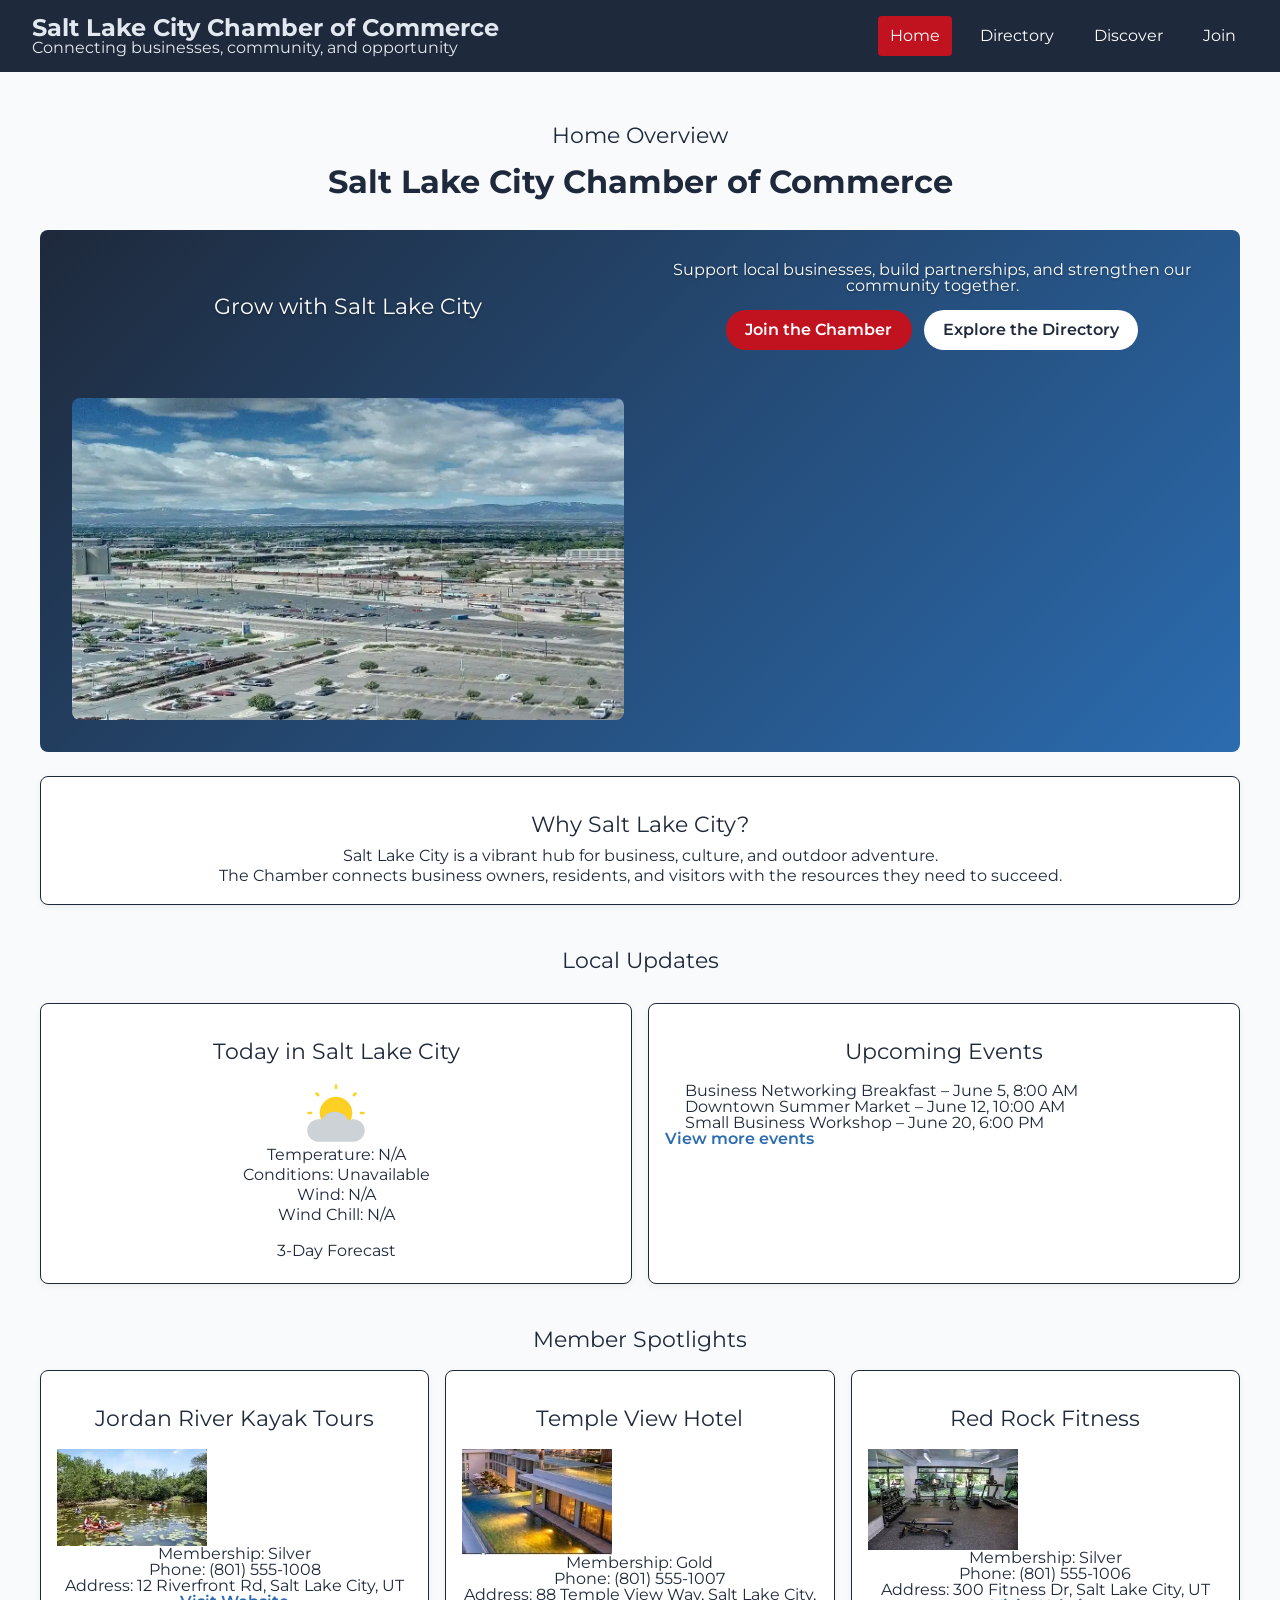
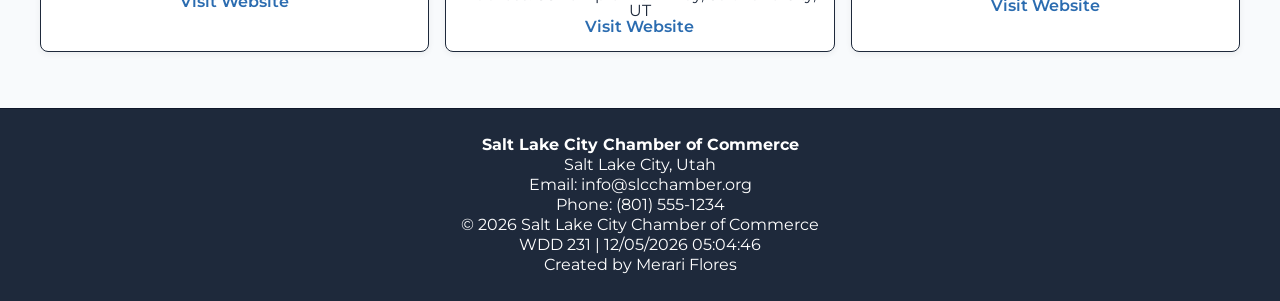
<file: chamber/index.html>
<!DOCTYPE html>
<html lang="en">
<head>

  <meta charset="UTF-8">

  <meta name="viewport" content="width=device-width, initial-scale=1.0">

  <meta name="description" content="Salt Lake City Chamber of Commerce home page featuring local business resources, community events, and opportunities to connect and grow.">

  <meta name="author" content="Merari Flores">

  <meta property="og:title" content="Salt Lake City Chamber of Commerce – Official Home Page">
  <meta property="og:description" content="Discover local businesses, explore community events, and learn how the Salt Lake City Chamber of Commerce supports growth, connection, and opportunity.">
  <meta property="og:type" content="website">
  <meta property="og:image" content="https://mrmerarif.github.io/wdd231/chamber/images/hero-slc.webp">
  <meta property="og:url" content="https://mrmerarif.github.io/wdd231/chamber/index.html">

  <title>Salt Lake City Chamber of Commerce | Home</title>

  <link rel="icon" type="image/png" sizes="32x32" href="images/favicon.png">
  <link rel="shortcut icon" href="images/favicon.ico">

  <link rel="preconnect" href="https://fonts.googleapis.com">
  <link rel="preconnect" href="https://fonts.gstatic.com" crossorigin>
  <link href="https://fonts.googleapis.com/css2?family=Montserrat:wght@400;600;700&display=swap" rel="stylesheet">

  <link rel="stylesheet" href="styles/normalize.css">
  <link rel="stylesheet" href="styles/small.css">
  <link rel="stylesheet" href="styles/large.css">

  <script src="scripts/global.js" defer></script>
  <script src="scripts/home.js" defer></script>

</head>

<body>

  <header>

    <div class="branding">
      <p class="site-title">Salt Lake City Chamber of Commerce</p>
      <p>Connecting businesses, community, and opportunity</p>
    </div>

    <button id="menu-toggle" aria-label="Toggle navigation menu">☰</button>

    <nav id="main-nav">
      <ul>
        <li><a href="index.html" class="active-link"  aria-current="page">Home</a></li>
        <li><a href="directory.html">Directory</a></li>
        <li><a href="discover.html">Discover</a></li>
        <li><a href="join.html">Join</a></li>
      </ul>
    </nav>

  </header>

  <main class="home-main">

    <section>
      <h2>Home Overview</h2>
      <h1>Salt Lake City Chamber of Commerce</h1>
    </section>

    <section class="hero-section">

      <h2>Grow with Salt Lake City</h2>

      <div class="hero-text">

        <p>
          Support local businesses, build partnerships,
          and strengthen our community together.
        </p>

        <div class="hero-buttons">
          <a href="join.html" class="primary-button">Join the Chamber</a>
          <a href="directory.html" class="secondary-button">Explore the Directory</a>
        </div>

      </div>

      <img
        class="hero-photo"
        src="images/hero-slc.webp"
        alt="Downtown Salt Lake City skyline"
        width="600"
        height="400"
        fetchpriority="high"
        decoding="async"
      >

    </section>

    <section class="community-section">

      <h2>Why Salt Lake City?</h2>

      <p>Salt Lake City is a vibrant hub for business, culture, and outdoor adventure.</p>

      <p>The Chamber connects business owners, residents, and visitors with the resources they need to succeed.</p>

    </section>

    <section class="homepage-grid">

      <h2>Local Updates</h2>

      <article class="content-card weather-card">

        <h3>Today in Salt Lake City</h3>

        <div class="weather-layout">

          <img id="weather-icon" src="images/weather.svg" alt="Weather icon" width="60" height="60">

          <div class="weather-data">
            <p><strong>Temperature:</strong> <span id="temp">--°F</span></p>
            <p><strong>Conditions:</strong> <span id="conditions">--</span></p>
            <p><strong>Wind:</strong> <span id="wind">-- mph</span></p>
            <p><strong>Wind Chill:</strong> <span id="windchill">N/A</span></p>
          </div>

        </div>

        <div class="forecast">
          <h4>3-Day Forecast</h4>
          <ul id="forecast-list"></ul>
        </div>

      </article>

      <article class="content-card events-card">

        <h3>Upcoming Events</h3>

        <ul class="events-list">
          <li><strong>Business Networking Breakfast</strong> – June 5, 8:00 AM</li>
          <li><strong>Downtown Summer Market</strong> – June 12, 10:00 AM</li>
          <li><strong>Small Business Workshop</strong> – June 20, 6:00 PM</li>
        </ul>

        <a href="discover.html" class="inline-link">View more events</a>

      </article>

    </section>

    <section class="spotlight-section">

      <h2>Member Spotlights</h2>

      <div id="spotlight-container" class="spotlight-grid">
        
      </div>

    </section>

  </main>

  <footer>

    <section class="footer-contact">
      <p><strong>Salt Lake City Chamber of Commerce</strong></p>
      <p>Salt Lake City, Utah</p>
      <p>Email: info@slcchamber.org</p>
      <p>Phone: (801) 555-1234</p>
    </section>

    <section class="footer-meta">
      <p>&copy; <span id="current-year"></span> Salt Lake City Chamber of Commerce</p>
      <p>WDD 231 | <span id="last-modified"></span></p>
      <p>Created by Merari Flores</p>
    </section>

  </footer>

</body>
</html>
</file>
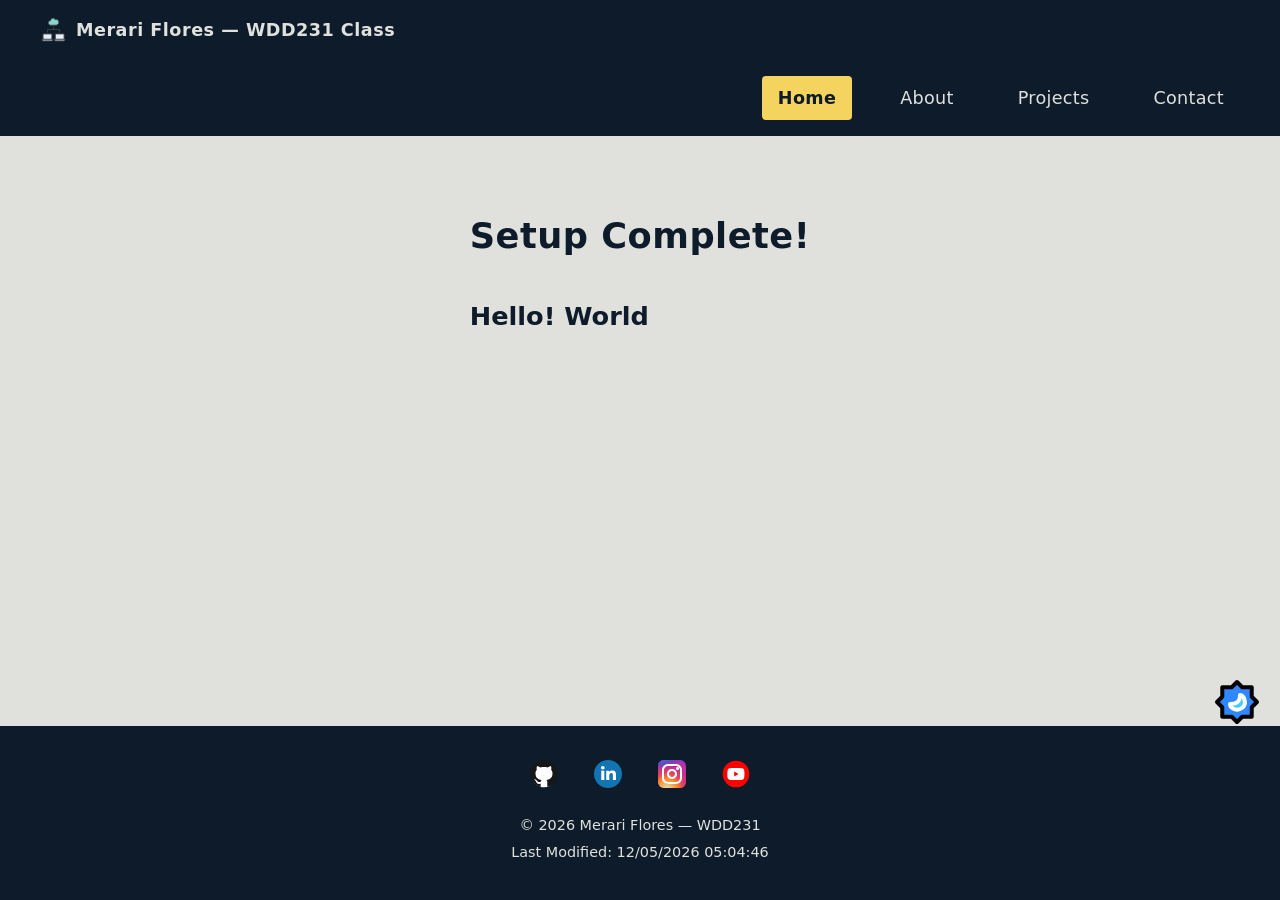
<file: week01/index.html>
<!DOCTYPE html>
<html lang="en">
<head>
  <meta charset="UTF-8">
  <title>WDD231 - Site Header & Navigation</title>

  <link rel="stylesheet" href="styles/normalize.css">
  <link rel="stylesheet" href="styles/styles.css">
</head>

<body>

  <header>
    <div class="container">
      <div class="brand">
        <img src="images/logo.svg" alt="site logo" width="1" height="1">
        <span>Merari Flores — WDD231 Class</span>
      </div>

      <button id="nav-button" class="hamburger" aria-label="navigation"></button>
    </div>

    <nav id="nav-bar" class="navigation">
      <ul>
        <li class="current"><a href="#">Home</a></li>
        <li><a href="#">About</a></li>
        <li><a href="#">Projects</a></li>
        <li><a href="#">Contact</a></li>
      </ul>
    </nav>
  </header>

  <main>
    <h1>Setup Complete!</h1>
    <h2>Hello! World</h2>
  </main>

  
  <button id="darkmode-toggle" aria-label="Toggle dark mode">
    <img src="images/dark-mode.svg" alt="Dark mode icon">
  </button>

  <footer>
    <div class="footer-container">

      <div class="social-icons">
        <a href="https://github.com/" target="_blank">
          <img src="images/github.svg" alt="GitHub icon">
        </a>

        <a href="https://www.linkedin.com/" target="_blank">
          <img src="images/linkedin.svg" alt="LinkedIn icon">
        </a>

        <a href="https://www.instagram.com/" target="_blank">
          <img src="images/instagram.svg" alt="Instagram icon">
        </a>

        <a href="https://www.youtube.com/" target="_blank">
          <img src="images/youtube.svg" alt="YouTube icon">
        </a>
      </div>

      <p>&copy; <span id="year"></span> Merari Flores — WDD231</p>
      <p>Last Modified: <span id="lastModified"></span></p>

    </div>
  </footer>

  <script src="scripts/app.js" defer></script>
</body>
</html>
</file>
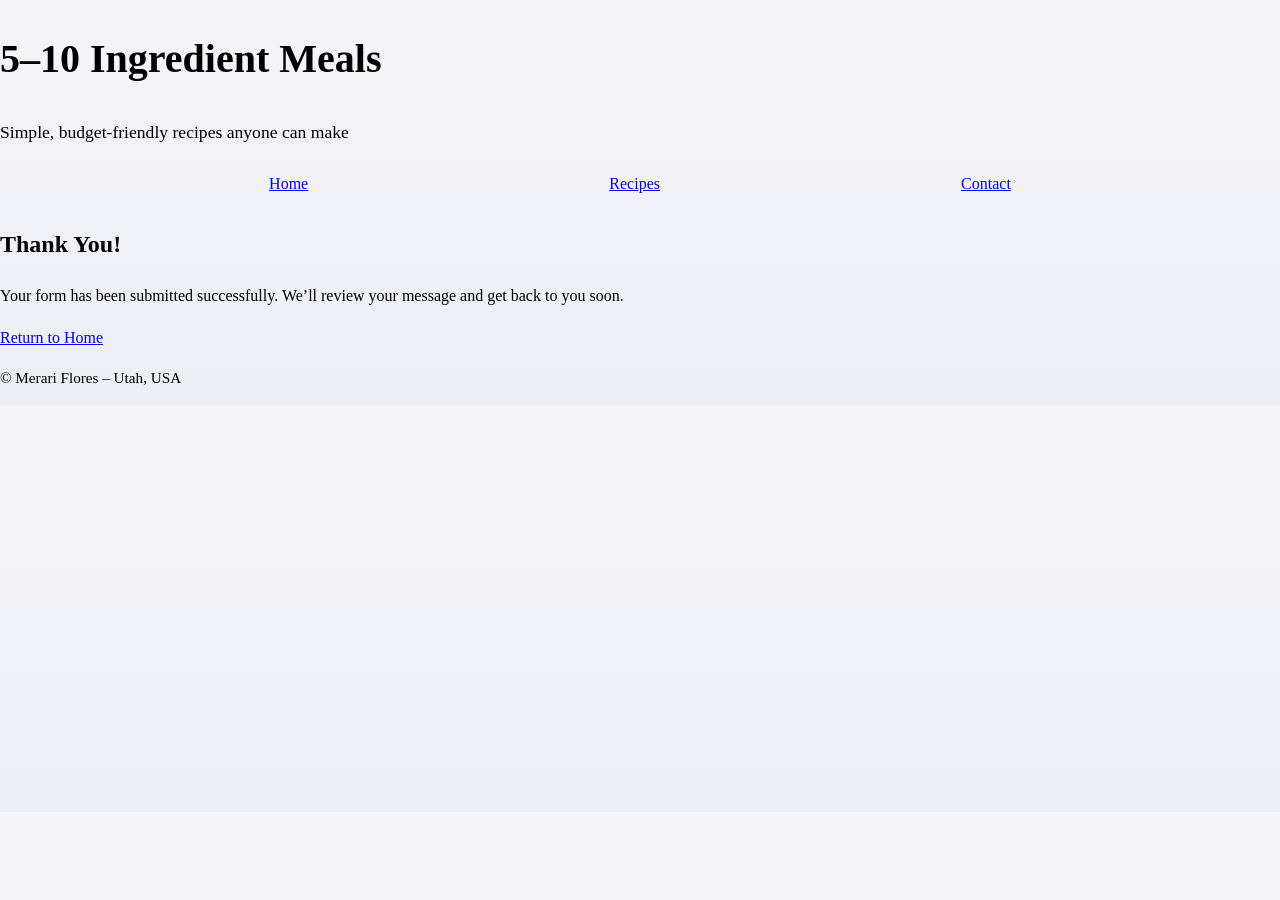
<file: form-action.html>
<!DOCTYPE html>
<html lang="en">
<head>
  <meta charset="UTF-8">
  <meta name="viewport" content="width=device-width, initial-scale=1.0">
  <title>Form Submitted | 5–10 Ingredient Meals</title>
  <link rel="stylesheet" href="styles/normalize.css">
  <link rel="stylesheet" href="styles/small.css">
  <link rel="stylesheet" href="styles/large.css" media="(min-width:48rem)">
</head>
<body>
  <header>
    <div class="header-content">
      <h1>5–10 Ingredient Meals</h1>
      <p>Simple, budget-friendly recipes anyone can make</p>
    </div>
    <nav id="main-nav">
      <ul id="nav-links">
        <li><a href="index.html">Home</a></li>
        <li><a href="recipes.html">Recipes</a></li>
        <li><a href="contact.html">Contact</a></li>
      </ul>
    </nav>
  </header>

  <main>
    <section class="thank-you">
      <h2>Thank You!</h2>
      <p>Your form has been submitted successfully. We’ll review your message and get back to you soon.</p>
      <p><a href="index.html">Return to Home</a></p>
    </section>
  </main>

  <footer>
    <p>© <span id="current-year"></span> Merari Flores – Utah, USA</p>
    <p id="last-modified"></p>
  </footer>
</body>
</html>
</file>
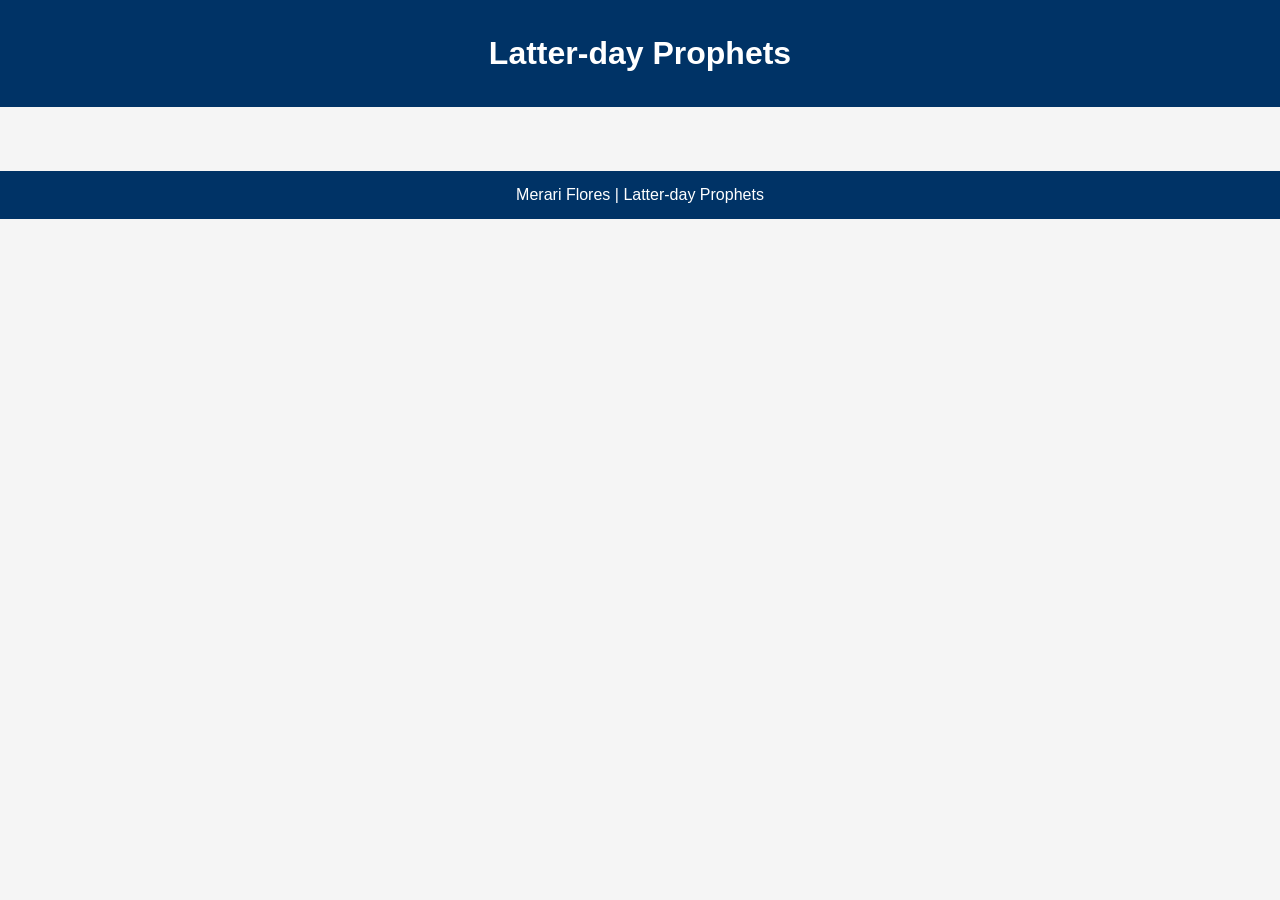
<file: prophets.html>
<!DOCTYPE html>
<html lang="en">
<head>
  <meta charset="UTF-8">
  <meta name="viewport" content="width=device-width, initial-scale=1.0">
  <title>Latter-day Prophets</title>

  <meta name="description" content="A gallery of Latter-day Prophets with portraits, birthdates, and birthplaces.">

  <link rel="stylesheet" href="styles/normalize.css" media="print" onload="this.media='all'">
  <link rel="stylesheet" href="styles/prophets.css" media="print" onload="this.media='all'">

  <script src="scripts/prophets.js" defer></script>
  <link rel="preconnect" href="https://byui-cse.github.io">

</head>

<body>
  <header>
    <h1>Latter-day Prophets</h1>
  </header>

  <main>
    <div id="cards"></div>
  </main>

  <footer>
    Merari Flores | Latter-day Prophets
  </footer>
</body>
</html>
</file>
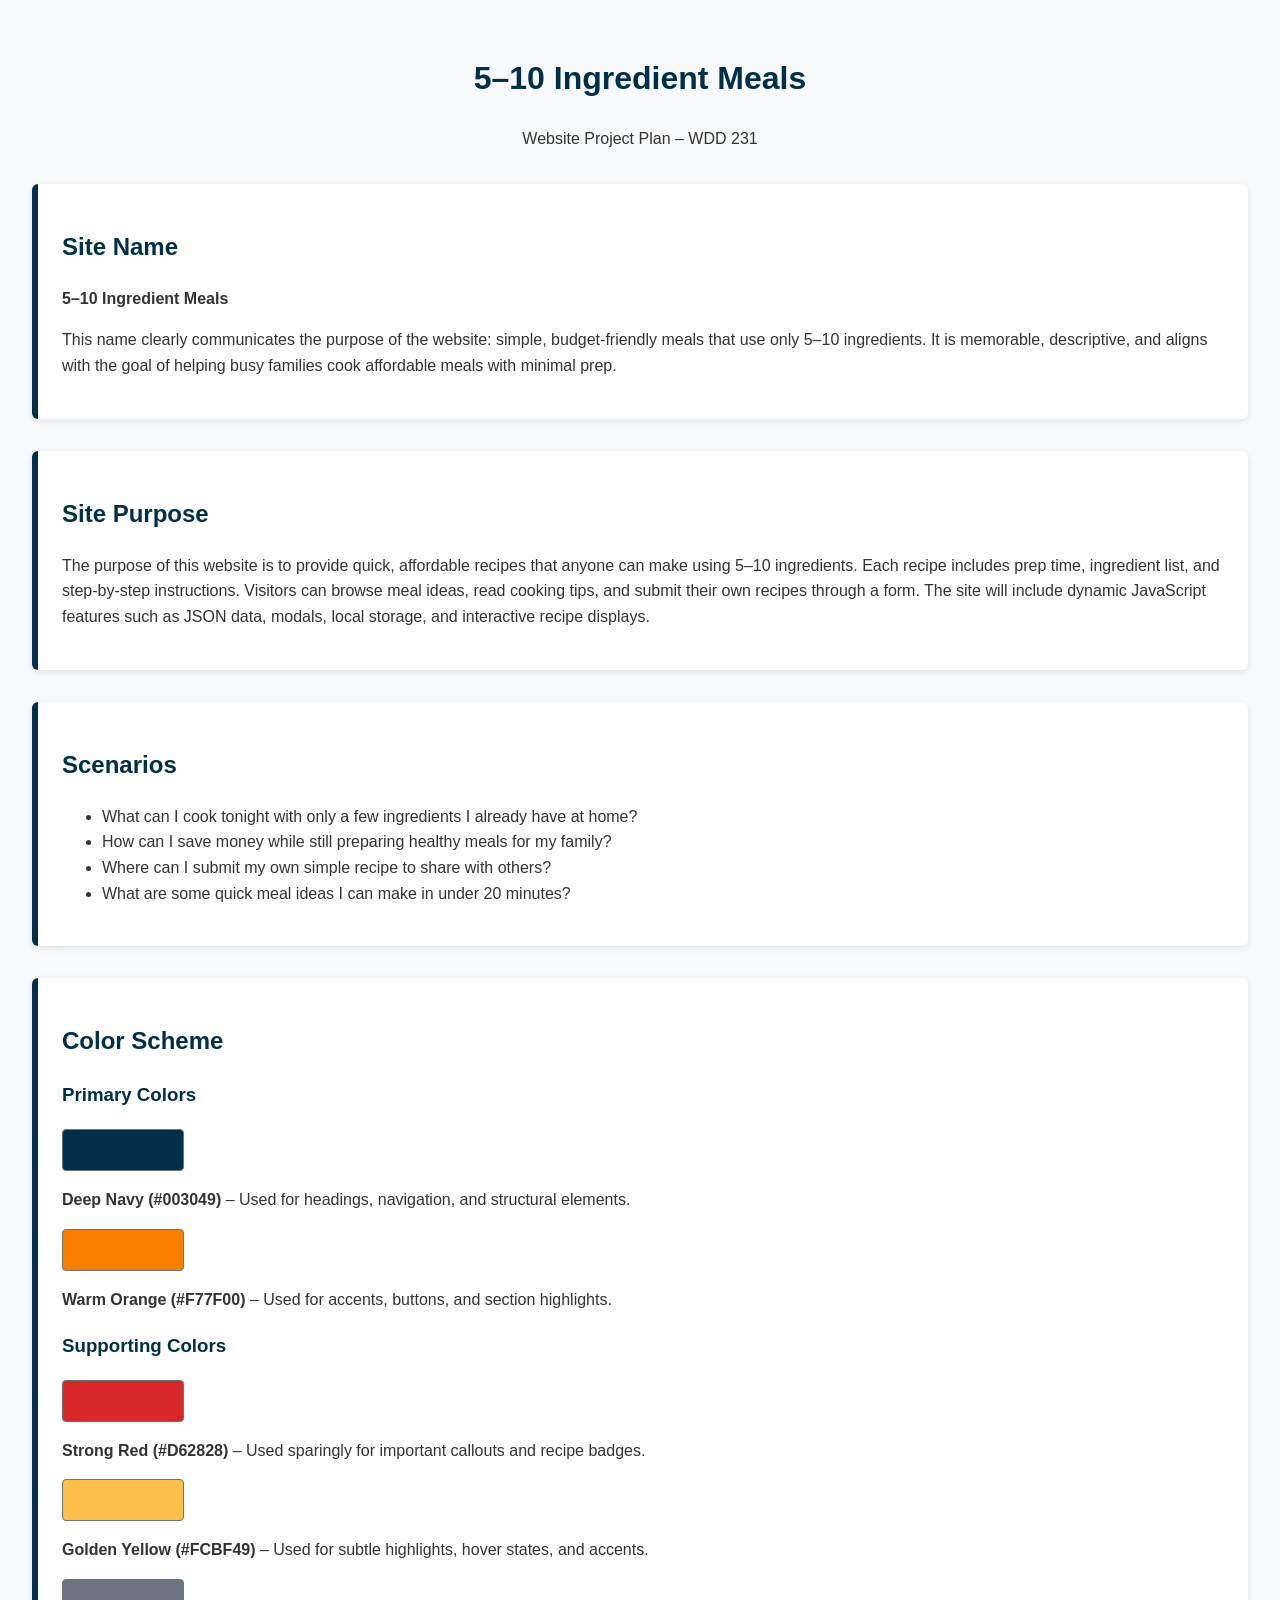
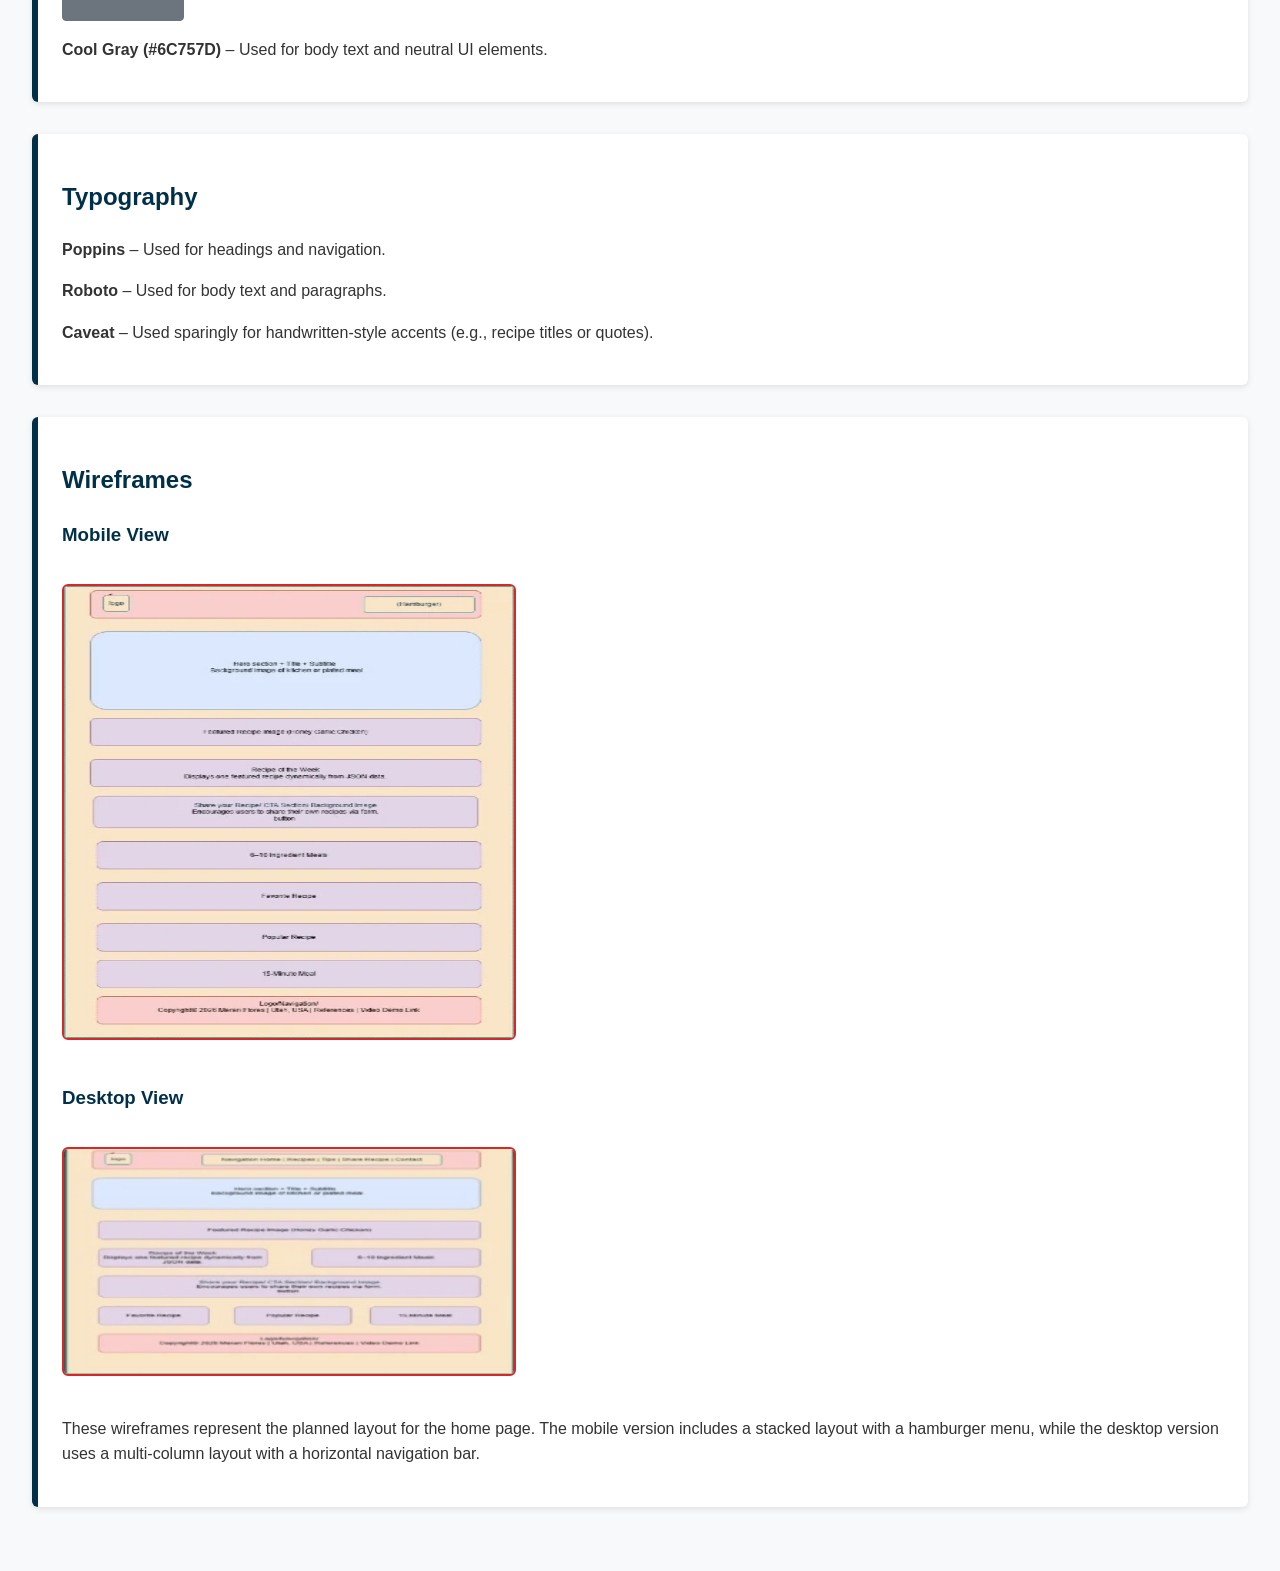
<file: siteplan.html>
<!DOCTYPE html>
<html lang="en">
<head>
    <meta charset="UTF-8">
    <meta name="viewport" content="width=device-width, initial-scale=1.0">

    <title>Site Plan | 5–10 Ingredient Meals</title>
    <meta name="description" content="Site plan for the 5–10 Ingredient Meals project, outlining purpose, color scheme, typography, and wireframes.">
    <meta name="author" content="Merari Flores">

    <link rel="preconnect" href="https://fonts.googleapis.com">
    <link rel="preconnect" href="https://fonts.gstatic.com" crossorigin>
    <link rel="stylesheet" href="https://fonts.googleapis.com/css2?family=Inter:wght@400;600;700&display=swap" media="print" onload="this.media='all'">
     <noscript><link rel="stylesheet" href="https://fonts.googleapis.com/css2?family=Inter:wght@400;600;700&display=swap"></noscript>
     

    <link rel="icon" href="../favicon.ico">

    <style>
        :root {
            --primary: #003049;       /* Deep Navy */
            --highlight: #D62828;     /* Strong Red */
            --accent: #F77F00;        /* Warm Orange */
            --secondary: #FCBF49;     /* Golden Yellow */
            --neutral: #6C757D;       /* Cool Gray */
            --light: #ffffff;         /* White */
            --background: #f8f9fa;    /* Soft neutral background */
        }

        body {
            font-family: 'Roboto', sans-serif;
            background-color: var(--background);
            color: #333;
            margin: 0;
            padding: 2rem;
            line-height: 1.6;
        }

        header {
            text-align: center;
            margin-bottom: 2rem;
        }

        h1, h2 {
            font-family: 'Poppins', sans-serif;
            color: var(--primary);
        }

        h3 {
            font-family: 'Poppins', sans-serif;
            color: var(--primary);
        }

        main {
            display: block;
        }

        .section {
            background: var(--light);
            padding: 1.5rem;
            margin-bottom: 2rem;
            border-left: 6px solid var(--primary);
            border-radius: 6px;
            box-shadow: 0 2px 6px rgba(0,0,0,0.1);
        }

        .color-box {
            width: 120px;
            height: 40px;
            border-radius: 4px;
            margin-bottom: 0.5rem;
            border: 1px solid var(--neutral);
        }

        .wireframe-img {
            width: 100%;
            max-width: 450px;
            border: 2px solid var(--highlight);
            border-radius: 6px;
            margin: 1rem 0;
        }
    </style>
</head>

<body>

<header>
    <h1>5–10 Ingredient Meals</h1>
    <p>Website Project Plan – WDD 231</p>
</header>

<main>

<section class="section">
    <h2>Site Name</h2>
    <p><strong>5–10 Ingredient Meals</strong></p>
    <p>
        This name clearly communicates the purpose of the website: simple, budget‑friendly meals 
        that use only 5–10 ingredients. It is memorable, descriptive, and aligns with the goal of 
        helping busy families cook affordable meals with minimal prep.
    </p>
</section>

<section class="section">
    <h2>Site Purpose</h2>
    <p>
        The purpose of this website is to provide quick, affordable recipes that anyone can make 
        using 5–10 ingredients. Each recipe includes prep time, ingredient list, and step‑by‑step 
        instructions. Visitors can browse meal ideas, read cooking tips, and submit their own 
        recipes through a form. The site will include dynamic JavaScript features such as JSON 
        data, modals, local storage, and interactive recipe displays.
    </p>
</section>

<section class="section">
    <h2>Scenarios</h2>
    <ul>
        <li>What can I cook tonight with only a few ingredients I already have at home?</li>
        <li>How can I save money while still preparing healthy meals for my family?</li>
        <li>Where can I submit my own simple recipe to share with others?</li>
        <li>What are some quick meal ideas I can make in under 20 minutes?</li>
    </ul>
</section>

<section class="section">
    <h2>Color Scheme</h2>

    <h3>Primary Colors</h3>

    <div class="color-box" style="background-color: #003049;"></div>
    <p><strong>Deep Navy (#003049)</strong> – Used for headings, navigation, and structural elements.</p>

    <div class="color-box" style="background-color: #F77F00;"></div>
    <p><strong>Warm Orange (#F77F00)</strong> – Used for accents, buttons, and section highlights.</p>

    <h3>Supporting Colors</h3>

    <div class="color-box" style="background-color: #D62828;"></div>
    <p><strong>Strong Red (#D62828)</strong> – Used sparingly for important callouts and recipe badges.</p>

    <div class="color-box" style="background-color: #FCBF49;"></div>
    <p><strong>Golden Yellow (#FCBF49)</strong> – Used for subtle highlights, hover states, and accents.</p>

    <div class="color-box" style="background-color: #6C757D;"></div>
    <p><strong>Cool Gray (#6C757D)</strong> – Used for body text and neutral UI elements.</p>
</section>

<section class="section">
    <h2>Typography</h2>

    <p><strong>Poppins</strong> – Used for headings and navigation.</p>
    <p><strong>Roboto</strong> – Used for body text and paragraphs.</p>
    <p><strong>Caveat</strong> – Used sparingly for handwritten‑style accents (e.g., recipe titles or quotes).</p>
</section>

<section class="section">
    <h2>Wireframes</h2>

    <h3>Mobile View</h3>
    <img src="images/wireframe-mobile.webp" 
     alt="Mobile wireframe layout" 
     class="wireframe-img"
     width="315"
     height="452">

    <h3>Desktop View</h3>
    <img src="images/wireframe-desktop.webp" 
     alt="Desktop wireframe layout" 
     class="wireframe-img"
     width="315"
     height="225">

    <p>
        These wireframes represent the planned layout for the home page. The mobile version 
        includes a stacked layout with a hamburger menu, while the desktop version uses a 
        multi‑column layout with a horizontal navigation bar.
    </p>
</section>

</main>

</body>
</html>
</file>
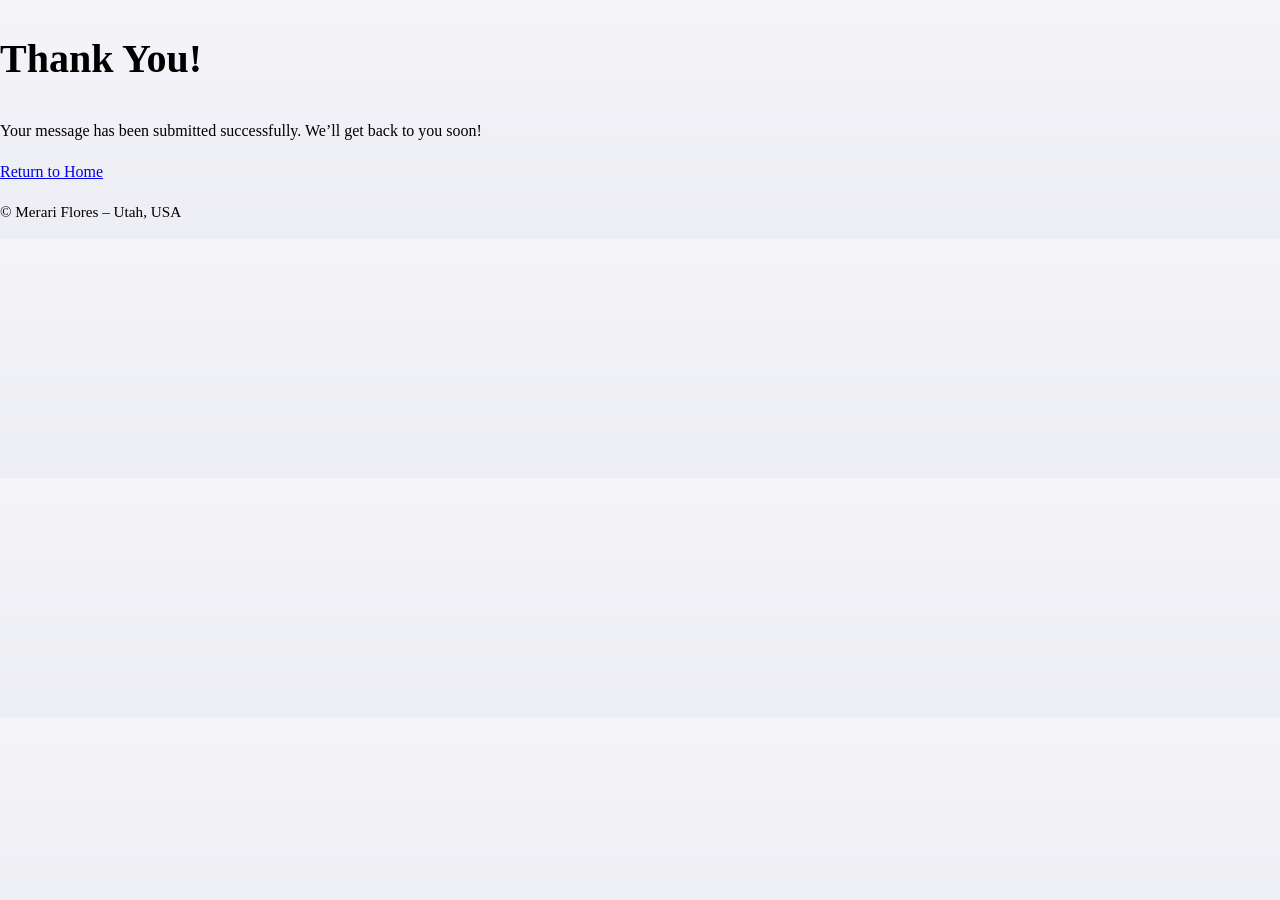
<file: thankyou.html>
<!DOCTYPE html>
<html lang="en">
<head>
  <meta charset="UTF-8">
  <title>Thank You</title>
  <link rel="stylesheet" href="styles/small.css">
  <link rel="stylesheet" href="styles/large.css" media="(min-width:48rem)">
</head>
<body>
  <header>
    <h1>Thank You!</h1>
  </header>
  <main>
    <p>Your message has been submitted successfully. We’ll get back to you soon!</p>
    <a href="index.html">Return to Home</a>
  </main>
  <footer>
    <p>© <span id="current-year"></span> Merari Flores – Utah, USA</p>
  </footer>
</body>
</html>
</file>
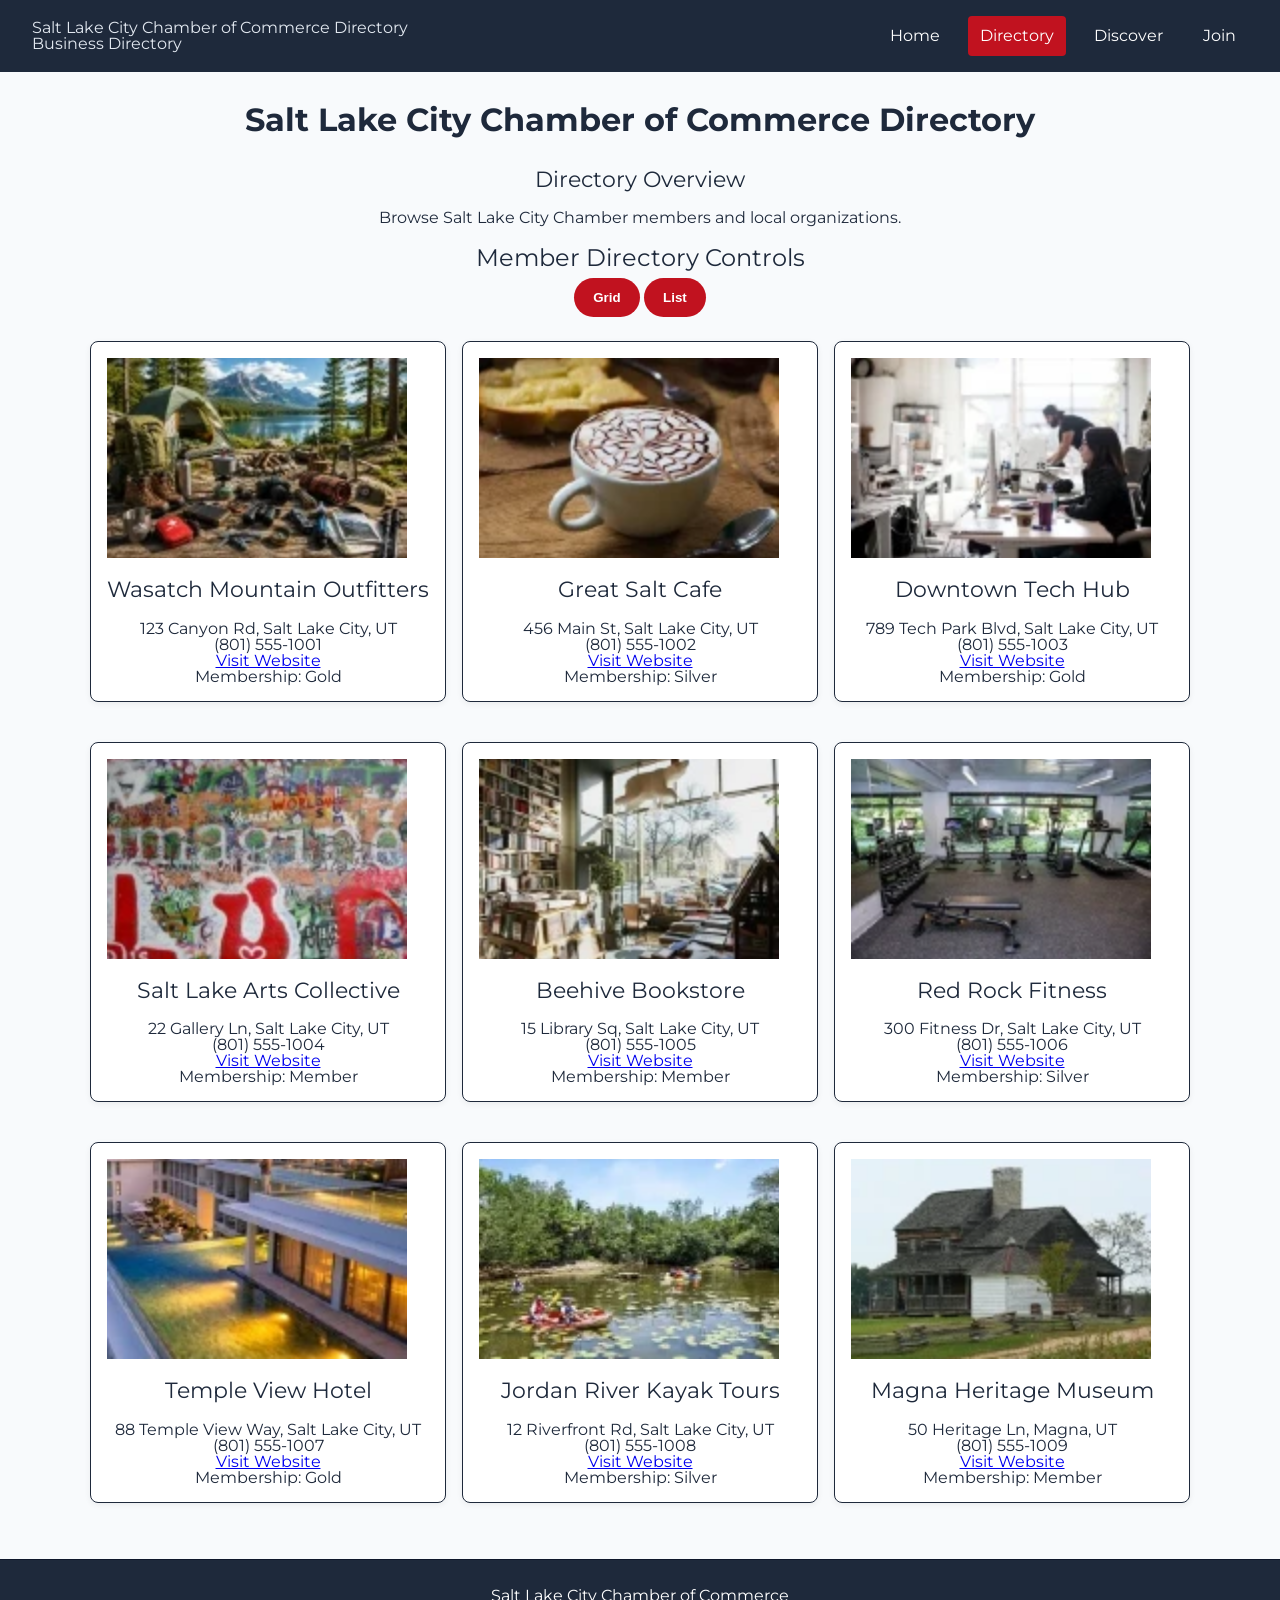
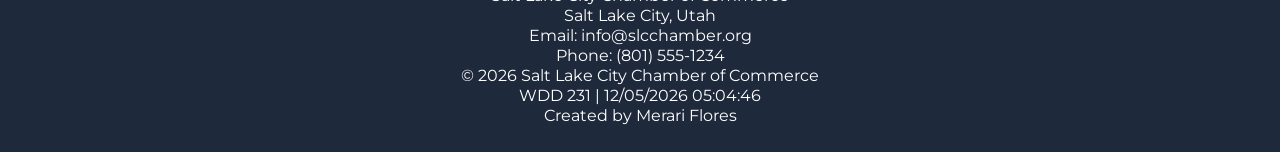
<file: chamber/directory.html>
<!DOCTYPE html>
<html lang="en">

<head>
  <meta charset="UTF-8">

  <meta name="viewport" content="width=device-width, initial-scale=1.0">

  <meta name="robots" content="index, follow">

  <meta name="description" content="Browse the Salt Lake City Chamber of Commerce business directory to discover local members, services, and organizations supporting our community.">

  <meta name="author" content="Merari Flores">

  <link rel="canonical" href="https://mrmerarif.github.io/wdd231/chamber/directory.html">

  <meta property="og:title" content="Salt Lake City Chamber of Commerce – Business Directory">

  <meta property="og:description" content="Explore the Salt Lake City Chamber of Commerce member directory and connect with local businesses, services, and organizations in the community.">

  <meta property="og:type" content="website">

  <meta property="og:image" content="https://mrmerarif.github.io/wdd231/chamber/images/og-image.png">

  <meta property="og:url" content="https://mrmerarif.github.io/wdd231/chamber/directory.html">

  <title>Salt Lake City Chamber of Commerce | Directory</title>

  <link rel="icon" type="image/png" sizes="32x32" href="images/favicon.ico">
  <link rel="shortcut icon" href="images/favicon.ico">

  <link rel="preconnect" href="https://fonts.googleapis.com">
  <link rel="preconnect" href="https://fonts.gstatic.com" crossorigin>

  <link rel="stylesheet" href="https://fonts.googleapis.com/css2?family=Montserrat:wght@400;600;700&display=swap">

  <link rel="stylesheet" href="styles/normalize.css">
  <link rel="stylesheet" href="styles/small.css">

  <link rel="stylesheet" href="styles/large.css" media="screen and (min-width: 768px)">

  <script src="scripts/global.js" defer></script>
  <script src="scripts/directory.js" defer></script>

</head>

<body>

  <header>

    <div class="branding">
      <p>Salt Lake City Chamber of Commerce Directory</p>
      <p>Business Directory</p>
    </div>

    <button id="menu-toggle"
      type="button"
      aria-label="Toggle navigation menu"
      aria-expanded="false"
      aria-controls="main-nav"
    >
      ☰
    </button>

    <nav id="main-nav" aria-label="Primary Navigation">

      <ul>

        <li><a href="index.html">Home</a></li>

        <li>
          <a href="directory.html" class="active-link" aria-current="page">
            Directory
          </a>
        </li>

        <li><a href="discover.html">Discover</a></li>

        <li><a href="join.html">Join</a></li>

      </ul>

    </nav>

  </header>

  <main>

    <h1>Salt Lake City Chamber of Commerce Directory</h1>

    <section>
      <h2>Directory Overview</h2>
      <p>Browse Salt Lake City Chamber members and local organizations.</p>
    </section>

    <section class="directory-controls">

      <h2>Member Directory Controls</h2>

      <div class="view-toggle">

        <button id="grid-view"
          class="view-button"
          type="button"
          aria-label="Show members in grid view"
        >
          Grid
        </button>

        <button id="list-view"
          class="view-button"
          type="button"
          aria-label="Show members in list view"
        >
          List
        </button>

      </div>

    </section>

    <section id="members-container"
      class="grid-view"
      aria-live="polite"
    >

      <h2>Member Listings</h2>

      <div class="loading-skeleton"></div>

    </section>

  </main>

  <footer>

    <section class="footer-contact">
      <p class="visually-hidden">Contact Information</p>

      <p><strong>Salt Lake City Chamber of Commerce</strong></p>
      <p>Salt Lake City, Utah</p>
      <p>Email: info@slcchamber.org</p>
      <p>Phone: (801) 555-1234</p>
    </section>

    <section class="footer-meta">
      <p class="visually-hidden">Site Information</p>

      <p>&copy; <span id="current-year"></span> Salt Lake City Chamber of Commerce</p>
      <p>WDD 231 | <span id="last-modified"></span></p>
      <p>Created by Merari Flores</p>
    </section>

  </footer>

</body>
</html>
</file>
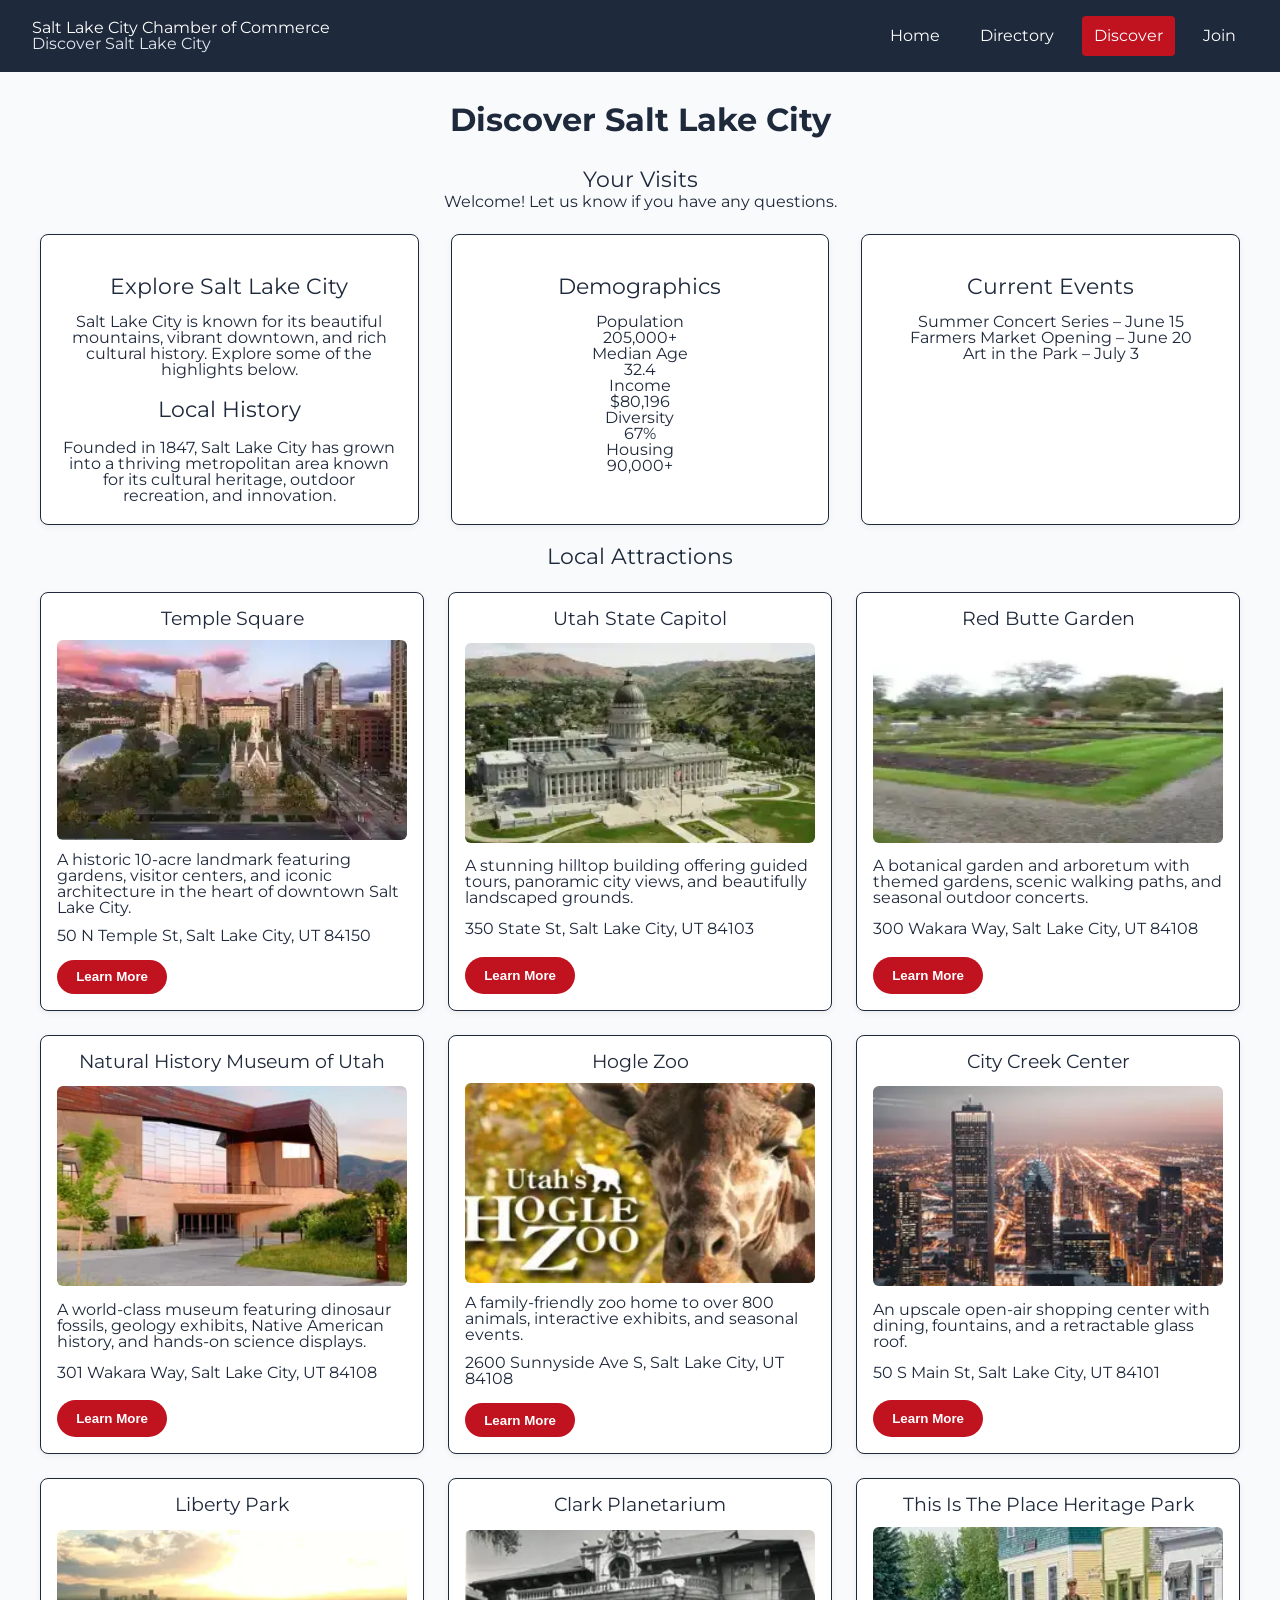
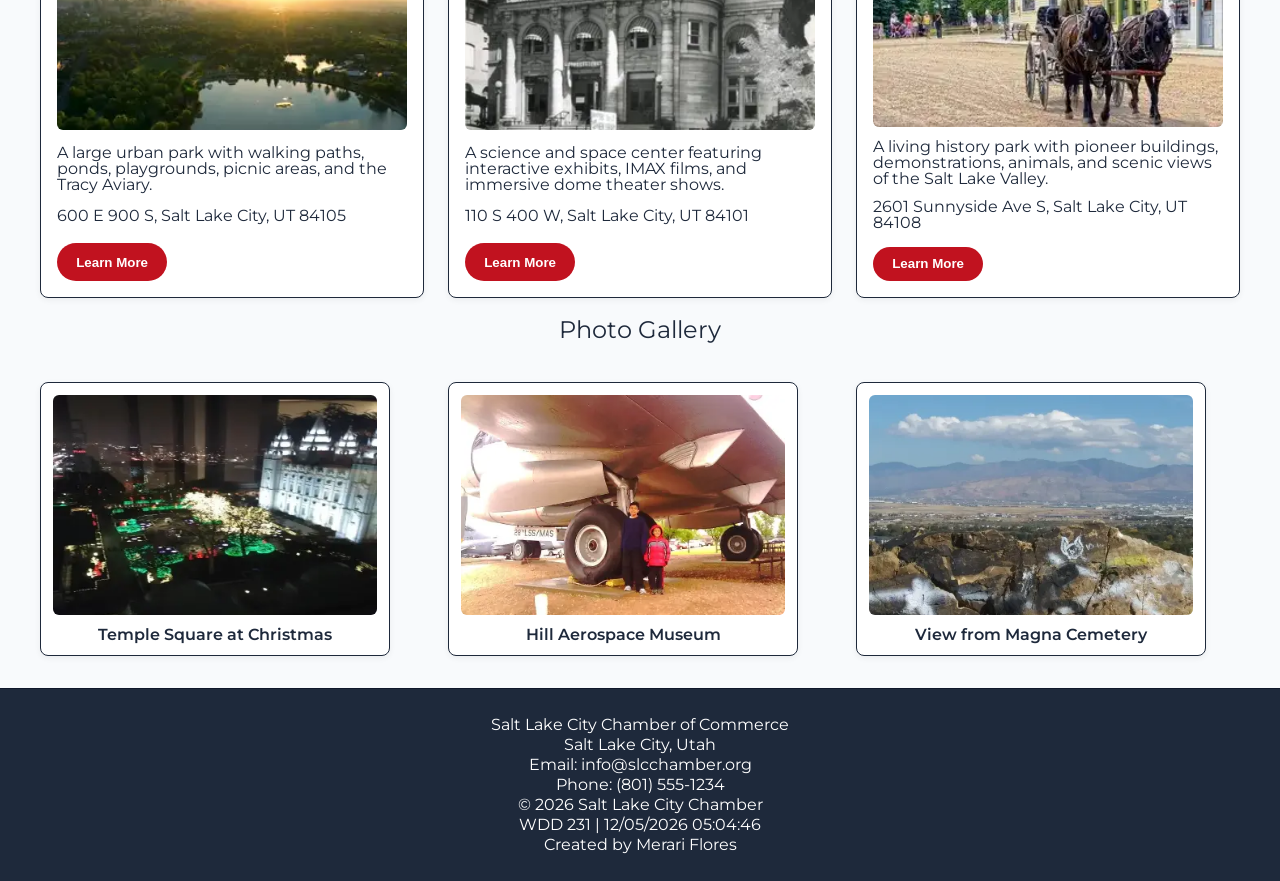
<file: chamber/discover.html>
<!DOCTYPE html>
<html lang="en">

<head>
  <meta charset="UTF-8">

  <meta name="viewport" content="width=device-width, initial-scale=1.0">

  <meta name="description" content="Discover Salt Lake City through local history, demographics, attractions, and community insights from the Salt Lake City Chamber of Commerce.">

  <meta name="author" content="Merari Flores">

  <title>Salt Lake City Chamber of Commerce | Discover</title>

  <link rel="icon" type="image/png" sizes="32x32" href="images/favicon.ico">
  <link rel="shortcut icon" href="images/favicon.ico">

  <meta property="og:title" content="Salt Lake City Chamber of Commerce – Discover Salt Lake City">
  <meta property="og:description" content="Explore Salt Lake City’s history, demographics, attractions, and community highlights with insights from the Salt Lake City Chamber of Commerce.">
  <meta property="og:image" content="https://mrmerarif.github.io/wdd231/chamber/images/og-image.png">
  <meta property="og:url" content="https://mrmerarif.github.io/wdd231/chamber/discover.html">
  <meta property="og:type" content="website">

  <link rel="preconnect" href="https://fonts.googleapis.com">
  <link rel="preconnect" href="https://fonts.gstatic.com" crossorigin>

  <link href="https://fonts.googleapis.com/css2?family=Montserrat:wght@400;600;700&display=swap" rel="stylesheet">

  <link rel="stylesheet" href="styles/normalize.css">
  <link rel="stylesheet" href="styles/small.css">
  <link rel="stylesheet" href="styles/large.css">

  <script type="module" src="scripts/discover.js"></script>
  <script src="scripts/global.js" defer></script>
</head>

<body>

  <header>
    <div class="branding">
      <h2>Salt Lake City Chamber of Commerce</h2>
      <p>Discover Salt Lake City</p>
    </div>

    <button id="menu-toggle" type="button" aria-label="Toggle navigation menu">
      ☰
    </button>

    <nav id="main-nav">
      <ul>
        <li><a href="index.html">Home</a></li>
        <li><a href="directory.html">Directory</a></li>
        <li><a href="discover.html" class="active-link" aria-current="page">Discover</a></li>
        <li><a href="join.html">Join</a></li>
      </ul>
    </nav>
  </header>

  <main id="discover-main">

    <section>
      <h1>Discover Salt Lake City</h1>
    </section>

    <section class="visit-counter">
      <h2>Your Visits</h2>
      <p id="visit-message">Loading...</p>
    </section>

    <!-- THREE-COLUMN DISCOVER LAYOUT -->
    <section class="discover-layout">

      <section class="discover-intro">
        <h2>Explore Salt Lake City</h2>
        <p>Salt Lake City is known for its beautiful mountains,
          vibrant downtown, and rich cultural history.
          Explore some of the highlights below.</p>

        <h3>Local History</h3>
        <p>Founded in 1847, Salt Lake City has grown into a
          thriving metropolitan area known for its cultural
          heritage, outdoor recreation, and innovation.</p>
      </section>

      <section class="discover-demographics">
        <h2>Demographics</h2>
        <div class="demographics-grid">
          <div class="demo-card"><strong>Population</strong><br>205,000+</div>
          <div class="demo-card"><strong>Median Age</strong><br>32.4</div>
          <div class="demo-card"><strong>Income</strong><br>$80,196</div>
          <div class="demo-card"><strong>Diversity</strong><br>67%</div>
          <div class="demo-card"><strong>Housing</strong><br>90,000+</div>
        </div>
      </section>

      <section class="discover-events">
        <h2>Current Events</h2>
        <ul>
          <li><strong>Summer Concert Series</strong> – June 15</li>
          <li><strong>Farmers Market Opening</strong> – June 20</li>
          <li><strong>Art in the Park</strong> – July 3</li>
        </ul>
      </section>

    </section>

    <!-- ATTRACTIONS -->
    <section class="discover-attractions">
      <h2>Local Attractions</h2>
      <div id="attraction-grid" class="attraction-grid"></div>
    </section>

    <!-- GALLERY -->
    <section class="discover-gallery">
      <h2>Photo Gallery</h2>

      <figure>
        <img class="gallery-img" src="images/temple.webp" alt="Temple Square at Christmas" width="400" height="300" loading="lazy">
        <figcaption>Temple Square at Christmas</figcaption>
      </figure>

      <figure>
        <img class="gallery-img" src="images/attraction.webp" alt="Hill Aerospace Museum airplane" width="400" height="300" loading="lazy">
        <figcaption>Hill Aerospace Museum</figcaption>
      </figure>

      <figure>
        <img class="gallery-img" src="images/magna.webp" alt="Salt Lake Valley view from Magna Cemetery" width="400" height="300" loading="lazy">
        <figcaption>View from Magna Cemetery</figcaption>
      </figure>

    </section>

    <!-- MODAL -->
    <div id="attraction-modal" class="modal">
      <div class="modal-content">
        <span id="modal-close" class="close">&times;</span>

        <h2 id="modal-title"></h2>
        <p id="modal-description"></p>
        <address id="modal-address"></address>
        <p id="modal-cost"></p>
        <p id="modal-hours"></p>
        <p id="modal-phone"></p>
        <p><a id="modal-website" href="#" target="_blank">Visit Website</a></p>

      </div>
    </div>

  </main>

  <footer>
    <section class="footer-contact">
      <p class="visually-hidden">Contact Information</p>
      <p><strong>Salt Lake City Chamber of Commerce</strong></p>
      <p>Salt Lake City, Utah</p>
      <p>Email: info@slcchamber.org</p>
      <p>Phone: (801) 555-1234</p>
    </section>

    <section class="footer-meta">
      <p class="visually-hidden">Site Information</p>
      <p>&copy; <span id="current-year"></span> Salt Lake City Chamber</p>
      <p>WDD 231 | <span id="last-modified"></span></p>
      <p>Created by Merari Flores</p>
    </section>
  </footer>

</body>
</html>
</file>
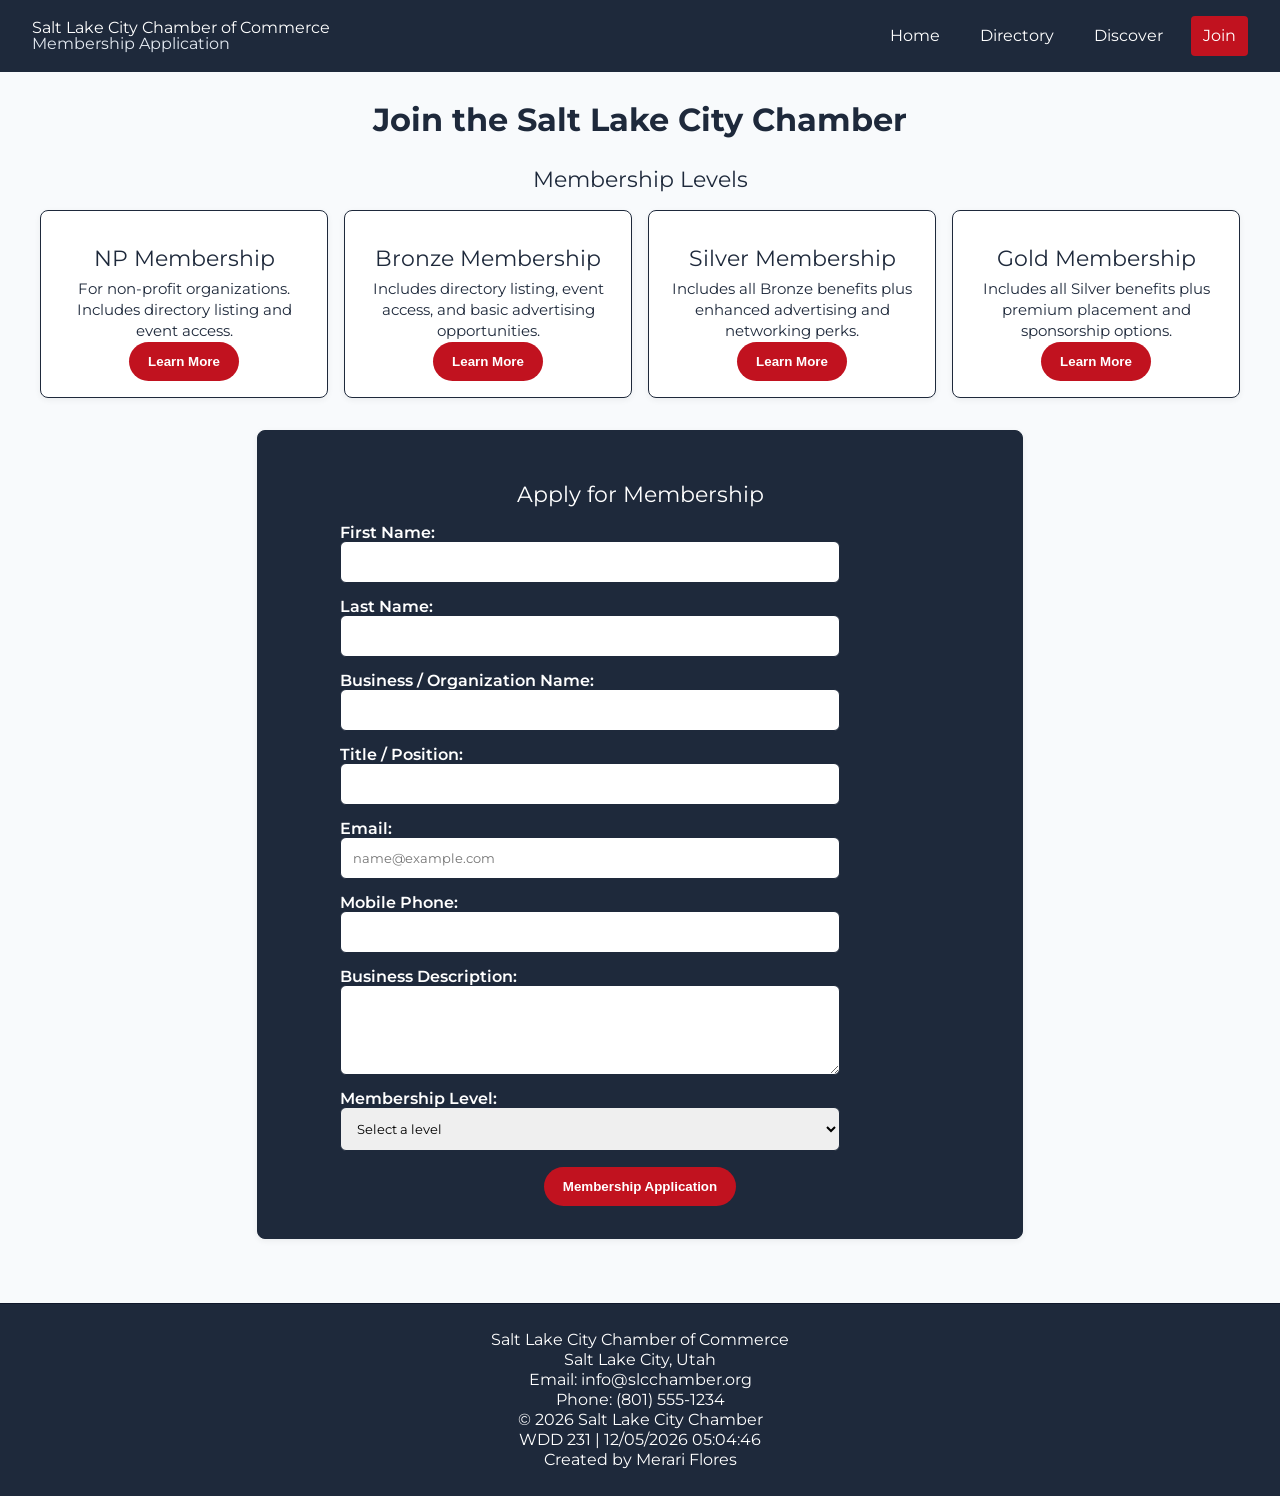
<file: chamber/join.html>
<!DOCTYPE html>
<html lang="en">

<head>

  <meta charset="UTF-8">

  <meta name="viewport" content="width=device-width, initial-scale=1.0">

  <meta name="description" content="Join the Salt Lake City Chamber of Commerce to access member benefits, networking opportunities, and community support for your business.">

  <meta name="author" content="Merari Flores">

  <title>Salt Lake City Chamber of Commerce | Join</title>

  <link rel="icon" type="image/png" sizes="32x32" href="./images/favicon.ico">
  <link rel="shortcut icon" href="./images/favicon.ico">

  <meta property="og:title" content="Salt Lake City Chamber of Commerce – Join the Chamber">
  <meta property="og:description" content="Apply to join the Salt Lake City Chamber of Commerce and explore membership levels, benefits, and opportunities to grow your business.">
  <meta property="og:image" content="https://mrmerarif.github.io/wdd231/chamber/images/og-image.png">
  <meta property="og:url" content="https://mrmerarif.github.io/wdd231/chamber/join.html">
  <meta property="og:type" content="website">

  <link rel="preconnect" href="https://fonts.googleapis.com">
  <link rel="preconnect" href="https://fonts.gstatic.com" crossorigin>

  <link href="https://fonts.googleapis.com/css2?family=Montserrat:wght@400;600;700&display=swap" rel="stylesheet">

  <link rel="stylesheet" href="styles/normalize.css">
  <link rel="stylesheet" href="styles/small.css">
  <link rel="stylesheet" href="styles/large.css">

  <script src="scripts/join.js" defer></script>
  <script src="scripts/global.js" defer></script>

</head>

<body>

  <header>

    <div class="branding">
      <h2>Salt Lake City Chamber of Commerce</h2>
      <p>Membership Application</p>
    </div>

    <button id="menu-toggle" type="button" aria-label="Toggle navigation menu">
      ☰
    </button>

    <nav id="main-nav">
      <ul>
        <li><a href="index.html">Home</a></li>
        <li><a href="directory.html">Directory</a></li>
        <li><a href="discover.html">Discover</a></li>
        <li><a href="join.html" class="active-link" aria-current="page">Join</a></li>
      </ul>
    </nav>

  </header>

  <main>

    <section>
      <h1>Join the Salt Lake City Chamber</h1>
    </section>

    <section class="membership-section">

      <h2>Membership Levels</h2>

      <div class="membership-row">

        <div class="level-card">
          <h3>NP Membership</h3>
          <p>For non-profit organizations. Includes directory listing and event access.</p>
          <button type="button" class="view-button" data-level="np">Learn More</button>
        </div>

        <div class="level-card">
          <h3>Bronze Membership</h3>
          <p>Includes directory listing, event access, and basic advertising opportunities.</p>
          <button type="button" class="view-button" data-level="bronze">Learn More</button>
        </div>

        <div class="level-card">
          <h3>Silver Membership</h3>
          <p>Includes all Bronze benefits plus enhanced advertising and networking perks.</p>
          <button type="button" class="view-button" data-level="silver">Learn More</button>
        </div>

        <div class="level-card">
          <h3>Gold Membership</h3>
          <p>Includes all Silver benefits plus premium placement and sponsorship options.</p>
          <button type="button" class="view-button" data-level="gold">Learn More</button>
        </div>

      </div>

    </section>

    
    <dialog id="np-modal">
      <h3>NP Membership Benefits</h3>
      <p>Designed for non-profit organizations with no membership fee. Includes directory listing, access to community events, and basic networking opportunities.</p>
      <p>Perfect for organizations focused on community impact and visibility.</p>
      <button type="button" class="secondary-button" data-close-modal>Close</button>
    </dialog>

    <dialog id="bronze-modal">
      <h3>Bronze Membership Benefits</h3>
      <p>Includes NP benefits plus additional exposure through our online directory and select event promotions.</p>
      <p>Ideal for small businesses starting to grow their local presence.</p>
      <button type="button" class="secondary-button" data-close-modal>Close</button>
    </dialog>

    <dialog id="silver-modal">
      <h3>Silver Membership Benefits</h3>
      <p>Includes all Bronze benefits plus enhanced advertising, featured directory placement, and invitations to member-only trainings.</p>
      <p>Great for businesses looking to expand their network and visibility.</p>
      <button type="button" class="secondary-button" data-close-modal>Close</button>
    </dialog>

    <dialog id="gold-modal">
      <h3>Gold Membership Benefits</h3>
      <p>Includes all Silver benefits plus premium homepage spotlight positions, sponsorship opportunities, and priority event access.</p>
      <p>Best for organizations seeking maximum exposure and leadership in the community.</p>
      <button type="button" class="secondary-button" data-close-modal>Close</button>
    </dialog>

    <section class="join-form-section">

      <h2>Apply for Membership</h2>

      <form id="join-form" method="get" action="thankyou.html">

        <label>
          First Name:
          <input
            id="firstName"
            type="text"
            name="firstName"
            required
            title="Enter your first name"
            autocomplete="given-name">
        </label>

        <label>
          Last Name:
          <input
            id="lastName"
            type="text"
            name="lastName"
            required
            title="Enter your last name"
            autocomplete="family-name">
        </label>

        <label>
          Business / Organization Name:
          <input
            id="organization"
            type="text"
            name="organization"
            required
            title="Enter your business or organization name"
            autocomplete="organization">
        </label>

        <label>
          Title / Position:
          <input
            id="title"
            type="text"
            name="title"
            title="Enter your title or position within the organization"
            autocomplete="organization-title"
            pattern="[A-Za-z\s\-]{7,}">
        </label>

        <label>
          Email:
          <input
            id="email"
            type="email"
            name="email"
            required
            title="Enter a valid email address"
            autocomplete="email"
            placeholder="name@example.com">
        </label>

        <label>
          Mobile Phone:
          <input
            id="phone"
            type="tel"
            name="phone"
            required
            title="Enter your mobile phone number"
            autocomplete="tel">
        </label>

        <label>
          Business Description:
          <textarea
            id="description"
            name="description"
            rows="4"
            title="Describe your business or organization"></textarea>
        </label>

        <label>
          Membership Level:
          <select
            id="membership"
            name="membership"
            required
            title="Select a membership level">
            <option value="">Select a level</option>
            <option value="np">NP Membership (Non-profit, no fee)</option>
            <option value="bronze">Bronze Membership</option>
            <option value="silver">Silver Membership</option>
            <option value="gold">Gold Membership</option>
          </select>
        </label>

        <input type="hidden" id="timestamp" name="timestamp">

        <button type="submit" class="primary-button">
          Membership Application
        </button>

      </form>

    </section>

  </main>

  <footer>

    <section class="footer-contact">
      <p class="visually-hidden">Contact Information</p>

      <p><strong>Salt Lake City Chamber of Commerce</strong></p>
      <p>Salt Lake City, Utah</p>
      <p>Email: info@slcchamber.org</p>
      <p>Phone: (801) 555-1234</p>
    </section>

    <section class="footer-meta">
      <p class="visually-hidden">Site Information</p>

      <p>&copy; <span id="current-year"></span> Salt Lake City Chamber</p>
      <p>WDD 231 | <span id="last-modified"></span></p>
      <p>Created by Merari Flores</p>
    </section>

  </footer>

</body>
</html>
</file>
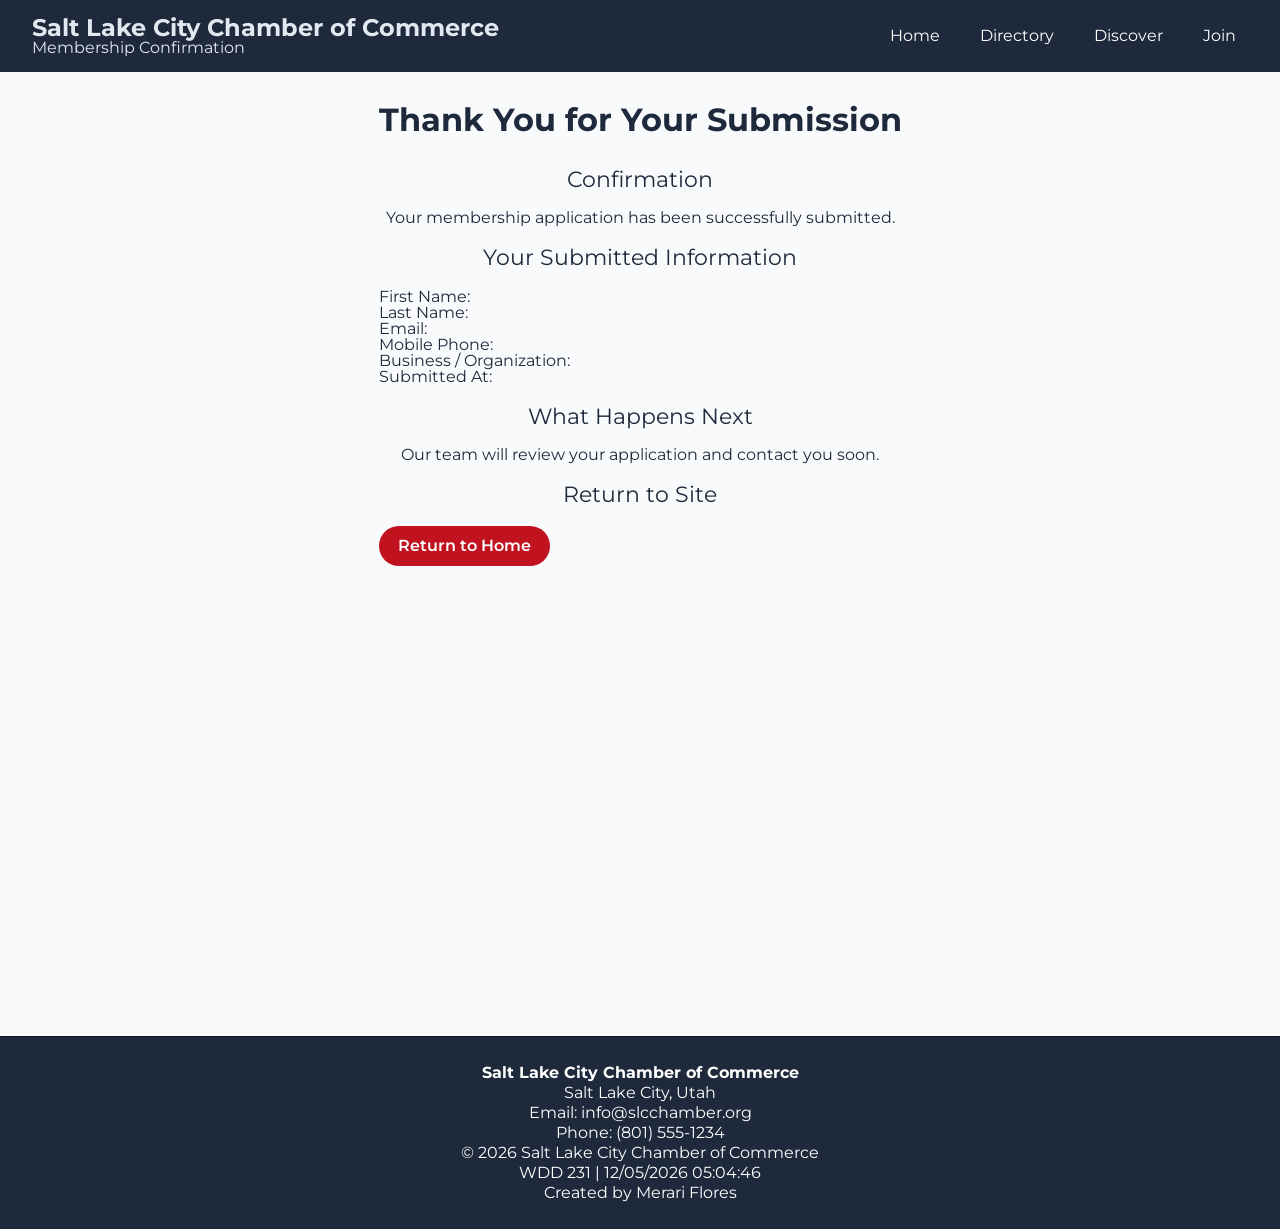
<file: chamber/thankyou.html>
<!DOCTYPE html>
<html lang="en">
<head>
  <meta charset="UTF-8">

  <meta name="viewport" content="width=device-width, initial-scale=1.0">

  <meta name="description" content="Thank you for submitting your membership application to the Salt Lake City Chamber of Commerce. Your information has been received successfully.">
  <meta name="author" content="Merari Flores">

  <link rel="canonical" href="https://mrmerarif.github.io/wdd231/chamber/thankyou.html">

  <meta property="og:title" content="Salt Lake City Chamber of Commerce – Thank You">
  <meta property="og:description" content="Your membership application has been received by the Salt Lake City Chamber of Commerce. We will review your submission and contact you soon.">
  <meta property="og:type" content="website">
  <meta property="og:image" content="https://mrmerarif.github.io/wdd231/chamber/images/og-image.webp">
  <meta property="og:url" content="https://mrmerarif.github.io/wdd231/chamber/thankyou.html">

  <title>Salt Lake City Chamber of Commerce | Thank You</title>

  <link rel="icon" type="image/png" sizes="32x32" href="images/favicon.png">
  <link rel="shortcut icon" href="images/favicon.png">

  <link rel="preconnect" href="https://fonts.googleapis.com">
  <link rel="preconnect" href="https://fonts.gstatic.com" crossorigin>
  <link href="https://fonts.googleapis.com/css2?family=Montserrat:wght@400;600;700&display=swap" rel="stylesheet">

  <link rel="stylesheet" href="styles/normalize.css">
  <link rel="stylesheet" href="styles/small.css">
  <link rel="stylesheet" href="styles/large.css">

  <script src="scripts/global.js" defer></script>
</head>

<body>

  <header>
    <div class="branding">
      <p class="site-title">Salt Lake City Chamber of Commerce</p>
      <p>Membership Confirmation</p>
    </div>

    <button id="menu-toggle" type="button" aria-label="Toggle navigation menu">☰</button>

    <nav id="main-nav">
      <ul>
        <li><a href="index.html">Home</a></li>
        <li><a href="directory.html">Directory</a></li>
        <li><a href="discover.html">Discover</a></li>
        <li><a href="join.html">Join</a></li>
      </ul>
    </nav>
  </header>

  <main>

    <h1>Thank You for Your Submission</h1>

    <section>
      <h2>Confirmation</h2>
      <p>Your membership application has been successfully submitted.</p>
    </section>

    <section>
      <h2>Your Submitted Information</h2>
      <div id="submitted-data"></div>
    </section>

    <section>
      <h2>What Happens Next</h2>
      <p>Our team will review your application and contact you soon.</p>
    </section>

    <section>
      <h2>Return to Site</h2>
      <a href="index.html" class="primary-button">Return to Home</a>
    </section>

  </main>

  <footer>
    <section class="footer-contact">
      <p><strong>Salt Lake City Chamber of Commerce</strong></p>
      <p>Salt Lake City, Utah</p>
      <p>Email: info@slcchamber.org</p>
      <p>Phone: (801) 555-1234</p>
    </section>

    <section class="footer-meta">
      <p>&copy; <span id="current-year"></span> Salt Lake City Chamber of Commerce</p>
      <p>WDD 231 | <span id="last-modified"></span></p>
      <p>Created by Merari Flores</p>
    </section>
  </footer>

  <script>
    const params = new URLSearchParams(window.location.search);
    const output = document.getElementById("submitted-data");

    const firstName = params.get("firstName") || "";
    const lastName = params.get("lastName") || "";
    const email = params.get("email") || "";
    const phone = params.get("phone") || "";
    const organization = params.get("organization") || "";
    const timestamp = params.get("timestamp") || "";

    let html = "<ul>";
    html += `<li><strong>First Name:</strong> ${firstName}</li>`;
    html += `<li><strong>Last Name:</strong> ${lastName}</li>`;
    html += `<li><strong>Email:</strong> ${email}</li>`;
    html += `<li><strong>Mobile Phone:</strong> ${phone}</li>`;
    html += `<li><strong>Business / Organization:</strong> ${organization}</li>`;
    html += `<li><strong>Submitted At:</strong> ${timestamp}</li>`;
    html += "</ul>";

    output.innerHTML = html;
  </script>

</body>
</html>
</file>
<file: chamber/styles/small.css>
/* ROOT VARIABLES */
:root {
  --primary-color: #1e293b;
  --secondary-color: #2b6cb0;
  --accent-color: #c1121f;
  --light-color: #f8fafc;
  --white-color: #ffffff;
  --border-color: #e2e8f0;
  --text-color: #1e293b;
  --muted-color: #e2e8f0;
  --shadow-style: 0 2px 6px rgba(0, 0, 0, 0.06);
  --main-font: "Montserrat", sans-serif;
}

/* GLOBAL */
html,
body {
  margin: 0;
  padding: 0;
  min-height: 100%;
}

body {
  font-family: var(--main-font);
  background-color: var(--light-color);
  color: var(--text-color);
  display: flex;
  flex-direction: column;
  overflow-x: hidden;
}

/* GLOBAL HEADINGS */
h1,
h2,
h3 {
  color: var(--primary-color);
}

main {
  padding: 1rem;
  flex: 1 0 auto;
  min-height: 100vh;
}

main h1 {
  font-size: 2rem;
  text-align: center;
  margin-bottom: 2rem;
  font-weight: 700;
}

main h2,
main h3 {
  text-align: center;
  margin: 1.25rem auto;
  font-size: 1.4rem;
}

/* HEADER */
header {
  background-color: var(--primary-color);
  color: var(--white-color);
  padding: 1rem;
  position: relative;
}

header h1,
header h2,
header h3 {
  color: var(--white-color);
}

.site-title {
  margin: 0;
  font-size: 1.5rem;
  font-weight: 700;
}

.branding p {
  color: var(--muted-color);
}

#menu-toggle {
  background-color: transparent;
  border: none;
  color: var(--white-color);
  font-size: 2rem;
  position: absolute;
  right: 1rem;
  top: 1rem;
  cursor: pointer;
}

/* NAVIGATION */
nav {
  display: none;
}

nav.open {
  display: block;
}

nav ul {
  list-style: none;
  margin: 0;
  padding: 1rem 0 0;
}

nav ul li a {
  display: block;
  padding: 0.75rem;
  color: var(--white-color);
  text-decoration: none;
  border-radius: 4px;
  transition: background-color 0.3s ease;
}

nav ul li a:hover,
.active-link {
  background-color: var(--accent-color);
}

/* HERO */
.hero-section {
  background: linear-gradient(135deg, var(--primary-color), var(--secondary-color));
  border-radius: 8px;
  padding: 2rem;
  margin-bottom: 1.5rem;
  text-align: center;
}

/* HERO TEXT FIX */
.hero-section h1,
.hero-section h2,
.hero-section h3,
.hero-section p {
  color: var(--white-color) !important;
  text-shadow: 0 1px 3px rgba(0, 0, 0, 0.35);
}

.hero-text {
  max-width: 900px;
  margin: 0 auto;
}

.hero-photo {
  width: 100%;
  max-width: 1000px;
  height: auto;
  display: block;
  border-radius: 8px;
  margin: 1rem auto 0;
}

/* BUTTONS / CTAs */
.hero-buttons {
  display: flex;
  flex-wrap: wrap;
  gap: 0.75rem;
  justify-content: center;
  align-items: center;
  margin-top: 1rem;
}

.primary-button,
.secondary-button,
.submit-button,
.view-button {
  display: inline-block;
  padding: 0.75rem 1.2rem;
  border-radius: 999px;
  font-weight: 600;
  text-decoration: none;
  border: none;
  cursor: pointer;
  transition:
    background-color 0.3s ease,
    color 0.3s ease,
    transform 0.2s ease;
}

.primary-button:hover,
.secondary-button:hover,
.submit-button:hover,
.view-button:hover {
  transform: translateY(-2px);
}

.primary-button {
  background-color: var(--accent-color);
  color: var(--white-color);
}

.secondary-button {
  background-color: var(--white-color);
  color: var(--primary-color);
}

.submit-button,
.view-button {
  background-color: var(--accent-color);
  color: var(--white-color);
}

.primary-button:hover,
.submit-button:hover,
.view-button:hover {
  background-color: var(--secondary-color);
  color: var(--white-color);
}

.secondary-button:hover {
  background-color: var(--accent-color);
  color: var(--white-color);
}

/* CARD STYLES */
.community-section,
.content-card,
.visit-counter,
.discover-content,
.member-card {
  background-color: var(--white-color);
  border: 1px solid #1e293b;
  border-radius: 8px;
  padding: 1rem;
  margin-bottom: 1.5rem;
  box-shadow: var(--shadow-style);
}

.community-section h2 {
  text-align: center;
  margin-bottom: 0.75rem;
}

.community-section p {
  text-align: center;
  max-width: 900px;
  margin: 0.25rem auto;
}

/* GRID LAYOUTS */
.homepage-grid,
.spotlight-grid,
.levels-container,
.discover-gallery {
  display: grid;
  grid-template-columns: 1fr;
  gap: 1rem;
}

/* HOMEPAGE FIXES */
.homepage-grid {
  align-items: stretch;
}

.homepage-grid > * {
  width: 100%;
  box-sizing: border-box;
}

.homepage-grid h2 {
  grid-column: 1 / -1;
  text-align: center;
  margin-bottom: 1rem;
}

/* WEATHER */
.weather-layout {
  display: flex;
  flex-direction: column;
  align-items: center;
}

.weather-data p {
  margin: 0.25rem 0;
}

/* FORECAST (ADDED) */
.forecast {
  margin-top: 1rem;
  text-align: center;
}

.forecast h4 {
  margin-bottom: 0.5rem;
}

#forecast-list {
  list-style: none;
  padding: 0;
  margin: 0;
}

#forecast-list li {
  margin: 0.25rem 0;
}

/* EVENTS */
.events-list {
  padding-left: 1.25rem;
}

.inline-link {
  color: var(--secondary-color);
  text-decoration: none;
  font-weight: 600;
}

/* SPOTLIGHTS */
.spotlight-grid {
  gap: 1rem;
}

@media (min-width: 768px) {
  .spotlight-grid {
    grid-template-columns: repeat(3, 1fr);
  }
}

/* DIRECTORY PAGE */
.directory-controls {
  text-align: center;
  margin-bottom: 1.5rem;
}

.directory-controls h2 {
  font-size: 1.5rem;
  margin-bottom: 0.5rem;
}

.directory-controls p {
  font-size: 1.1rem;
  margin-bottom: 1rem;
  text-align: center;
  max-width: 800px;
  margin-left: auto;
  margin-right: auto;
}

/* 3x3 GRID FOR MEMBERS */
#members-container {
  display: grid;
  grid-template-columns: repeat(3, minmax(0, 1fr));
  gap: 1rem;
  align-items: start;
}

.member-card {
  text-align: center;
  border: 1px solid #1e293b;
  border-radius: 8px;
  padding: 1rem;
  background-color: var(--white-color);
  box-shadow: var(--shadow-style);
  min-height: 320px;
}

section p {
  text-align: center;
}

/* DISCOVER PAGE STRUCTURE */

.visit-counter {
  background: none;
  border: none;
  box-shadow: none;
  padding: 0;
  margin: 0 auto 1.5rem;
  text-align: center;
}

.visit-counter h2 {
  margin-bottom: 0.25rem;
  font-size: 1.4rem;
}

.visit-counter p {
  margin: 0;
}

/* Three boxes in one row */
.discover-layout {
  display: grid;
  grid-template-columns: 1fr;
  gap: 2.5rem;
}

.discover-intro,
.discover-demographics,
.discover-events {
  background-color: var(--white-color);
  border: 1px solid var(--primary-color);
  border-radius: 8px;
  padding: 1.25rem;
  box-shadow: var(--shadow-style);
  text-align: center;
  height: 100%;
  box-sizing: border-box;
}

.discover-intro h2,
.discover-demographics h2,
.discover-events h2 {
  margin-bottom: 1rem;
}

/* Desktop layout */
@media (min-width: 768px) {
  .discover-layout {
    grid-template-columns: repeat(3, 1fr);
    gap: 2rem;
    align-items: stretch;
    justify-items: stretch;
  }
}

/* LOCAL ATTRACTIONS GRID + CARDS */
.attraction-grid {
  display: grid;
  grid-template-columns: 1fr;
  gap: 1.5rem;
  margin-top: 1.5rem;
}

.attraction-card {
  background-color: var(--white-color);
  border: 1px solid var(--primary-color);
  border-radius: 8px;
  padding: 1rem;
  box-shadow: var(--shadow-style);
  display: grid;
  grid-template-columns: 1fr;
  grid-template-areas:
    "name"
    "photo"
    "description"
    "location"
    "button";
  gap: 0.75rem;
  box-sizing: border-box;
}

.attraction-card h2 {
  grid-area: name;
  margin: 0;
  font-size: 1.2rem;
}

.attraction-card figure {
  grid-area: photo;
  margin: 0;
}

.attraction-card img {
  width: 100%;
  height: 200px;
  object-fit: cover;
  border-radius: 6px;
  display: block;
}

.attraction-card p {
  grid-area: description;
  margin: 0;
  text-align: left;
}

.attraction-card address {
  grid-area: location;
  font-style: normal;
  margin: 0;
  text-align: left;
}

.attraction-card .learn-more {
  grid-area: button;
  justify-self: flex-start;
  margin-top: 0.25rem;
}

/* PHOTO GALLERY */
.discover-gallery {
  display: grid;
  grid-template-columns: repeat(3, 1fr);
  gap: 1.5rem;
  width: 100%;
  align-items: stretch;
}

.discover-gallery h2 {
  grid-column: 1 / -1;
  text-align: center;
  font-size: 1.5rem;
  margin-bottom: 1rem;
}

.discover-gallery figure {
  background-color: var(--white-color);
  border: 1px solid var(--primary-color);
  border-radius: 8px;
  padding: 0.75rem;
  box-shadow: var(--shadow-style);
  text-align: center;
  width: 100%;
  max-width: 350px;
  margin: 0;
  box-sizing: border-box;
}

.discover-gallery img {
  width: 100%;
  height: 220px;
  object-fit: cover;
  border-radius: 6px;
  display: block;
}

/* Captions */
.discover-gallery figcaption {
  margin-top: 0.75rem;
  font-weight: 600;
  text-align: center;
}

/* MOBILE FIX */
@media (max-width: 767px) {
  .discover-layout {
    grid-template-columns: 1fr;
  }

  .discover-gallery {
    grid-template-columns: 1fr;
  }

  .discover-gallery figure {
    max-width: 100%;
  }

  .discover-gallery img {
    height: auto;
  }

  .discover-gallery h2 {
    grid-column: 1 / -1;
  }

  /* attractions: single column on mobile */
  .attraction-grid {
    grid-template-columns: 1fr;
  }

  .attraction-card {
    grid-template-columns: 1fr;
    grid-template-areas:
      "name"
      "photo"
      "description"
      "location"
      "button";
  }
}

/* JOIN PAGE: MEMBERSHIP ROW + FORM */
.membership-heading {
  text-align: center;
  font-size: 1.6rem;
  font-weight: 700;
  margin-bottom: 1.5rem;
  color: var(--primary-color);
}

.membership-row {
  display: grid;
  grid-template-columns: repeat(4, 1fr);
  gap: 1rem;
  margin-bottom: 2rem;
}

.level-card {
  background-color: var(--white-color);
  border: 1px solid #1e293b;
  border-radius: 8px;
  padding: 1rem;
  box-shadow: var(--shadow-style);
  text-align: center;
  transition: transform 0.3s ease, box-shadow 0.3s ease;
  animation: cardFadeIn 0.8s ease-out forwards;
  opacity: 0;
}

.level-card:hover {
  transform: translateY(-6px);
  box-shadow: 0 6px 14px rgba(0, 0, 0, 0.15);
}

.level-card h3 {
  color: var(--primary-color);
  margin-bottom: 0.5rem;
}

.level-card p {
  font-size: 0.95rem;
  line-height: 1.4;
}

/* JOIN FORM */
.join-form-section {
  background-color: var(--primary-color);
  color: var(--white-color);
  border-radius: 8px;
  padding: 2rem;
  border: 1px solid #1e293b;
  max-width: 700px;
  margin: 0 auto 2rem;
  box-shadow: var(--shadow-style);
}

.join-form-section h2,
#join-form label {
  color: var(--white-color);
}

#join-form {
  display: flex;
  flex-direction: column;
  gap: 1rem;
  max-width: 600px;
  margin: 0 auto;
  align-items: center;
}

#join-form label {
  display: flex;
  flex-direction: column;
  width: 100%;
  font-weight: 600;
}

#join-form input,
#join-form textarea,
#join-form select {
  padding: 0.75rem;
  border-radius: 6px;
  border: 1px solid #1e293b;
  width: 100%;
  max-width: 500px;
  box-sizing: border-box;
  font-family: inherit;
}

/* RESPONSIVE MEMBERSHIP GRID */
@media (max-width: 900px) {
  .membership-row {
    grid-template-columns: repeat(2, 1fr);
  }
}

@media (max-width: 767px) {
  .membership-row {
    grid-template-columns: 1fr;
  }

  .hero-section {
    padding: 1.5rem;
  }

  .hero-buttons {
    flex-direction: column;
  }

  .primary-button,
  .secondary-button,
  .submit-button,
  .view-button {
    width: 100%;
    max-width: 280px;
    text-align: center;
  }

  #members-container {
    grid-template-columns: 1fr;
  }

  .discover-gallery {
    grid-template-columns: 1fr;
  }

  .discover-layout {
    grid-template-columns: 1fr;
  }
}

/* DESKTOP-ONLY HOVER EFFECT FOR GALLERY IMAGES */
@media (min-width: 1024px) {
  .attraction-grid {
    grid-template-columns: repeat(3, minmax(0, 1fr));
  }

  .gallery-img:hover {
    transform: scale(1.03);
    filter: brightness(1.05);
    transition:
      transform 0.3s ease,
      filter 0.3s ease;
  }
}

/* FOOTER */
footer {
  background-color: var(--primary-color);
  color: var(--white-color);
  padding: 1rem;
  text-align: center;
  margin-top: auto;
  border-top: 1px solid #0f172a;
}

footer p {
  margin: 0.25rem 0;
}

.footer-contact p:first-child {
  font-weight: 700;
  text-align: center;
}

.visually-hidden {
  position: absolute;
  width: 1px;
  height: 1px;
  padding: 0;
  margin: -1px;
  overflow: hidden;
  clip: rect(0, 0, 0, 0);
  clip-path: inset(50%);
  white-space: nowrap;
  border: 0;
}

/* GLOBAL IMAGE SAFETY */
img {
  max-width: 100%;
  height: auto;
  display: block;
}

/* SKELETON LOADER */
.loading-skeleton {
  width: 100%;
  height: 900px;
  background: linear-gradient(90deg, #eee, #ddd, #eee);
  background-size: 200% 100%;
  border-radius: 8px;
  animation: skeleton-loading 1.5s infinite;
}

@keyframes skeleton-loading {
  0% {
    background-position: 200% 0;
  }

  100% {
    background-position: -200% 0;
  }
}

.modal {
  display: none;
  position: fixed;
  z-index: 1000;
  left: 0;
  top: 0;
  width: 100%;
  height: 100%;
  background-color: rgba(0, 0, 0, 0.6);
}

.modal-content {
  background-color: var(--white-color);
  margin: 10% auto;
  padding: 1.5rem;
  border-radius: 8px;
  width: 90%;
  max-width: 500px;
  box-shadow: var(--shadow-style);
  text-align: left;
}

.close {
  float: right;
  font-size: 1.5rem;
  cursor: pointer;
  color: var(--accent-color);
}

@media (min-width: 641px) and (max-width: 1024px) {
  .attraction-card {
    grid-template-columns: 1fr 1fr;
    grid-template-areas:
      "photo name"
      "photo description"
      "photo location"
      "photo button";
  }
}

/* TABLET LAYOUT — 2 COLUMN ATTRACTION CARDS */
@media (min-width: 641px) and (max-width: 1024px) {
  .attraction-card {
    display: grid;
    grid-template-columns: 1fr 1fr;
    grid-template-areas:
      "photo name"
      "photo description"
      "photo location"
      "photo button";
    gap: 1rem;
    align-items: start;
  }

  .attraction-card h2 {
    grid-area: name;
  }

  .attraction-card figure {
    grid-area: photo;
  }

  .attraction-card p {
    grid-area: description;
  }

  .attraction-card address {
    grid-area: location;
  }

  .attraction-card .learn-more {
    grid-area: button;
    justify-self: start;
  }
}

/*  CTA BUTTON TO SITE CTA STYLE */
.learn-more {
  background-color: var(--accent-color);
  color: var(--white-color);
  border: none;
  border-radius: 999px;
  padding: 0.6rem 1.2rem;
  font-weight: 600;
  cursor: pointer;
  text-decoration: none;
  display: inline-block;
  transition: background-color 0.3s ease, color 0.3s ease, transform 0.2s ease;
}

.learn-more:hover {
  background-color: var(--secondary-color);
  color: var(--white-color);
  transform: translateY(-2px);
}


@keyframes cardFadeIn {
  0% {
    opacity: 0;
    transform: translateY(20px);
  }
  100% {
    opacity: 1;
    transform: translateY(0);
  }
}

.error {
  border: 2px solid red;
  background-color: #ffe6e6;
}
</file>
<file: chamber/styles/large.css>
@media (min-width: 700px) {

  header {
    display: flex;
    justify-content: space-between;
    align-items: center;
    padding: 1rem 2rem;
  }

  #menu-toggle {
    display: none;
  }

  nav {
    display: block;
  }

  nav ul {
    display: flex;
    gap: 1rem;
    padding: 0;
  }

  main {
    max-width: 1200px;
    margin: 0 auto;
    padding: 2rem;
  }

  .hero-section {
    display: grid;
    grid-template-columns: 1fr 1fr;
    gap: 2rem;
    align-items: center;
  }

  .homepage-grid {
    grid-template-columns: repeat(2, 1fr);
  }

  .spotlight-grid {
    grid-template-columns: repeat(3, 1fr);
  }

  .levels-container {
    grid-template-columns: repeat(4, 1fr);
  }

  .discover-gallery {
    grid-template-columns: repeat(3, 1fr);
  }

  #members-container.grid-view {
    grid-template-columns: repeat(3, 1fr);
  }

  .list-view .member-card {
    display: flex;
    align-items: center;
    gap: 1rem;
    text-align: left;
  }

  .list-view .member-card img {
    max-width: 120px;
  }

  footer {
    padding: 1.5rem;
  }

}


/* JOIN PAGE: membership cards intro animation for (desktop) */

@keyframes membership-intro {
  0% {
    opacity: 0;
    transform: translateY(20px);
  }
  100% {
    opacity: 1;
    transform: translateY(0);
  }
}

/* JOIN PAGE: modal styling (desktop) */
dialog {
  border: none;
  border-radius: 8px;
  padding: 1.5rem;
  box-shadow: 0 2px 10px rgba(0,0,0,0.25);
  max-width: 500px;
  margin: auto;
  background-color: var(--white-color);
}

dialog::backdrop {
  background-color: rgba(0, 0, 0, 0.5);
}

dialog h3 {
  color: var(--primary-color);
  margin-bottom: 0.75rem;
}

dialog p {
  color: var(--text-color);
  line-height: 1.5;
}

.error {
  border: 2px solid red;
  background-color: #ffe6e6;
}
</file>
<file: week01/styles/styles.css>
/* ============================
   GLOBAL COLORS & RESET
============================ */
:root {
  --primary-dark: #0D1B2A;
  --light-gray: #E0E1DD;
  --accent-gold: #F4D35E;
  --text-light: #E0E1DD;
  --text-dark: #0D1B2A;

  --font-base: 16px;
  --font-small: 0.9rem;
  --font-medium: 1.1rem;
  --font-large: 1.6rem;
  --font-xlarge: 2.2rem;

  --space-xs: 0.25rem;
  --space-sm: 0.5rem;
  --space-md: 1rem;
  --space-lg: 2rem;
  --space-xl: 3rem;
}

body {
  background-color: var(--light-gray);
  color: var(--text-dark);
  font-family: system-ui, sans-serif;
  font-size: var(--font-base);
  line-height: 1.6;
  margin: 0;
  min-height: 100vh;
  display: flex;
  flex-direction: column;
}

/* ============================
   HEADER
============================ */
header {
  background-color: var(--primary-dark);
  color: var(--text-light);
}

header .container {
  display: flex;
  justify-content: space-between;
  align-items: center;
  max-width: 1200px;
  margin: 0 auto;
  padding: var(--space-md) var(--space-lg);
}

.brand {
  display: flex;
  align-items: center;
  gap: var(--space-sm);
}

.brand img {
  width: 28px;
  height: 28px;
}

.brand span {
  font-size: var(--font-medium);
  font-weight: 600;
  letter-spacing: 0.5px;
}

/* ============================
   HAMBURGER ICON
============================ */
.hamburger {
  background: none;
  border: none;
  cursor: pointer;
  width: 44px;
  height: 44px;
  display: flex;
  align-items: center;
  justify-content: center;
}

.hamburger::before {
  content: "\2630";
  font-size: 2rem;
  color: var(--accent-gold);
}

.hamburger.show::before {
  content: "\00D7";
  color: var(--accent-gold);
}

/* ============================
   NAVIGATION
============================ */
.navigation {
  display: none;
  background-color: var(--primary-dark);
  padding: var(--space-md) var(--space-lg);
}

.navigation.show {
  display: block;
}

.navigation ul {
  list-style: none;
  padding: 0;
  margin: 0;
}

.navigation li a {
  display: block;
  padding: var(--space-sm) var(--space-md);
  text-decoration: none;
  color: var(--text-light);
  font-size: var(--font-medium);
  letter-spacing: 0.3px;
}

.navigation li.current a {
  background-color: var(--accent-gold);
  color: var(--primary-dark);
  font-weight: 600;
}

.navigation li a:hover {
  background-color: var(--accent-gold);
  color: var(--primary-dark);
}

@media (min-width: 640px) {
  .hamburger {
    display: none;
  }

  .navigation {
    display: block;
    background: none;
    padding: 0;
  }

  .navigation ul {
    display: flex;
    gap: var(--space-lg);
    justify-content: flex-end;
    max-width: 1200px;
    margin: 0 auto;
    padding: var(--space-md) var(--space-lg);
  }

  .navigation li a {
    padding: var(--space-sm) var(--space-md);
    border-radius: 4px;
  }
}

/* ============================
   MAIN CONTENT
============================ */
main {
  flex: 1;
  max-width: 1200px;
  margin: var(--space-xl) auto;
  padding: 0 var(--space-lg);
}

h1 {
  font-size: var(--font-xlarge);
  margin-bottom: var(--space-md);
  letter-spacing: 0.5px;
}

h2 {
  font-size: var(--font-large);
  margin-top: var(--space-lg);
  margin-bottom: var(--space-md);
}

/* ============================
   FOOTER
============================ */
footer {
  background-color: var(--primary-dark);
  color: var(--text-light);
  padding: var(--space-lg) var(--space-lg);
  margin-top: auto;
}

.footer-container {
  max-width: 1200px;
  margin: 0 auto;
  text-align: center;
}

.social-icons {
  display: flex;
  justify-content: center;
  column-gap: var(--space-lg);
  margin-bottom: var(--space-md);
}

.social-icons img {
  width: 32px;
  height: 32px;
  filter: none;
  transition: opacity 0.2s ease;
}

.social-icons img:hover {
  opacity: 0.7;
}

footer p {
  margin: var(--space-xs) 0;
  font-size: var(--font-small);
}

/* ============================
   DARK MODE TOGGLE
============================ */
#darkmode-toggle {
  position: fixed; /* this will stays visible while scrolling */
  right: 25px;
  bottom: 175px; /* by adjust this value  it will change where the dark mode sit just above footer line */
  background: none;
  border: none;
  cursor: pointer;
  width: 48px;
  height: 48px;
  z-index: 1000;
}

#darkmode-toggle img {
  width: 48px;
  height: 48px;
  transition: opacity 0.2s ease;
}

#darkmode-toggle:hover img {
  opacity: 0.8;
}

/* Dark mode styles */
body.dark-mode {
  background-color: #0D1B2A;
  color: #E0E1DD;
}

body.dark-mode header,
body.dark-mode footer {
  background-color: #E0E1DD;
  color: #0D1B2A;
}

body.dark-mode .navigation li a {
  color: #0D1B2A;
}
</file>
<file: styles/small.css>
<<<<<<< HEAD
:root {
  --font-body: "Inter", system-ui, sans-serif;
  --color-bg: #F4F4F9;
  --color-surface: #FFFFFF;
  --color-text: #1E293B;
  --color-accent: #C1121F;
  --color-border: #E2E8F0;
  --color-link: #2B6CB0;
  --color-completed-bg: #E6F4EA;
  --color-completed-border: #15803D;
  --color-completed-text: #065F46;
}

/* Body */
body {
  margin: 0;
  font-family: var(--font-body);
  background: linear-gradient(180deg, #F4F4F9 0%, #EDEEF3 100%);
  color: var(--color-text);
  line-height: 1.6;
=======
/* ================================
   5–10 Ingredient Meals - Mobile Styles
   Author: Merari Flores
   ================================ */

:root {
  --primary: #003049;
  --accent: #F77F00;
  --secondary: #FCBF49;
  --neutral: #6C757D;
  --light: #ffffff;
  --background: #f8f9fa;
}

/* Global Reset */
* {
  margin: 0;
  padding: 0;
  box-sizing: border-box;
}

body {
  font-family: 'Roboto', sans-serif;
  background-color: var(--background);
  color: var(--primary);
  line-height: 1.6;
  display: flex;
  flex-direction: column;
  min-height: 100vh;
>>>>>>> 6545a3e (Clean finalproject structure)
}

/* Header */
header {
<<<<<<< HEAD
  background: linear-gradient(90deg, #FFFFFF 0%, #F8F8FB 100%);
  border-bottom: 1px solid var(--color-border);
  padding: 1rem 1.5rem;
  display: flex;
  align-items: center;
  justify-content: space-between;
}

.branding {
  display: flex;
  align-items: center;
  gap: 0.75rem;
}

.branding img {
  width: 48px;
  height: 48px;
  aspect-ratio: 1 / 1;
}

.site-name {
  font-size: 1.25rem;
  font-weight: 700;
}

/* Navigation */
#menu-toggle {
  font-size: 1.75rem;
  background: none;
  border: none;
  cursor: pointer;
  line-height: 1;
}

nav {
  display: none;
  flex-direction: column;
  gap: 0.75rem;
  padding: 1rem;
  background-color: var(--color-surface);
  border-bottom: 1px solid var(--color-border);
  opacity: 0;
  transform: translateY(-10px);
  transition: opacity 0.3s ease, transform 0.3s ease;
}

nav.open {
  display: flex;
  opacity: 1;
  transform: translateY(0);
=======
  background-color: var(--primary);
  color: var(--light);
  text-align: center;
  padding: 1rem;
  width: 100%;
}

header h1 {
  font-family: 'Poppins', sans-serif;
  font-size: 1.8rem;
}

header p {
  color: var(--secondary);
  font-size: 0.9rem;
  margin-bottom: 1rem;
}

/* Navigation */
#main-nav {
  width: 100%;
}

#menu-toggle {
  background: none;
  border: none;
  color: var(--secondary);
  font-size: 2rem;
  cursor: pointer;
  display: block;
  margin: 0 auto;
}

nav ul {
  list-style: none;
  display: none;
  flex-direction: column;
  align-items: center;
  background-color: var(--primary);
  width: 100%;
}

nav ul.open {
  display: flex;
}

nav li {
  width: 100%;
>>>>>>> 6545a3e (Clean finalproject structure)
}

nav a {
  text-decoration: none;
<<<<<<< HEAD
  color: var(--color-text);
  font-weight: 500;
}

nav a.active {
  color: var(--color-accent);
}

/* Main */
main {
  padding: 1.5rem;
  max-width: 1200px;
  margin: 0 auto;
}

/* About Me + Photo */
.about-photo {
=======
  color: var(--light);
  font-weight: 600;
  padding: 1rem;
  display: block;
  width: 100%;
}

nav a:hover {
  color: var(--secondary);
  background-color: rgba(255,255,255,0.08);
}

nav a.active-link {
  color: var(--secondary);
  background-color: rgba(255,255,255,0.15);
}

/* Hero Section */
.hero {
  position: relative;
  text-align: center;
  margin-top: 4rem;
  margin-bottom: 3rem;
}

.hero img {
  width: 100%;
  height: auto;
}

.hero-text {
  position: absolute;
  top: 50%;
  left: 50%;
  transform: translate(-50%, -50%);
  background: rgba(0, 48, 73, 0.75);
  color: var(--light);
  padding: 1.5rem;
  border-radius: 6px;
  max-width: 90%;
}

.hero-text h2 {
  margin-bottom: 1rem;
  line-height: 1.3;
}

.hero-text p {
  line-height: 1.5;
}

/* Content Sections */
.scenarios,
.featured-recipes,
.about {
  background: var(--light);
  margin: 1rem;
  padding: 1rem;
  border-left: 6px solid var(--accent);
  border-radius: 6px;
  box-shadow: 0 2px 6px rgba(0,0,0,0.1);
}

.scenarios h2,
.featured-recipes h2,
.about h2 {
  font-family: 'Poppins', sans-serif;
  color: var(--primary);
  margin-bottom: 0.5rem;
}

/* Membership Cards */
.membership-card {
  background: var(--light);
  border: 1px solid var(--neutral);
  border-radius: 6px;
  padding: 1rem;
  margin: 1rem 0;
  box-shadow: 0 2px 6px rgba(0,0,0,0.1);
  text-align: center;
  animation: fadeInUp 1s ease-in-out;
}

@keyframes fadeInUp {
  from {
    opacity: 0;
    transform: translateY(20px);
  }
  to {
    opacity: 1;
    transform: translateY(0);
  }
}

/* Footer */
footer {
  background-color: var(--primary);
  color: var(--light);
  text-align: center;
  padding: 1rem;
  width: 100%;
  margin-top: auto;
}

footer a {
  color: var(--secondary);
  text-decoration: none;
  font-weight: 600;
}

footer a:hover {
  color: var(--accent);
}

/* Recipe Cards */
.card {
  background: var(--light);
  border: 1px solid var(--neutral);
  border-radius: 6px;
  padding: 1rem;
  margin-bottom: 1rem;
  box-shadow: 0 2px 6px rgba(0,0,0,0.1);
  text-align: center;
}

.card img.recipe-img {
  width: 100%;
  height: auto;
  border-radius: 6px;
  margin-bottom: 0.5rem;
}

.view-btn {
  background-color: var(--accent);
  color: var(--light);
  border: none;
  padding: 0.5rem 1rem;
  border-radius: 4px;
  cursor: pointer;
  font-weight: 600;
}

.view-btn:hover {
  background-color: var(--secondary);
  color: var(--primary);
}

/* Modal */
.modal {
  position: fixed;
  top: 0;
  left: 0;
  width: 100%;
  height: 100%;
  background: rgba(0,0,0,0.7);
  display: flex;
  justify-content: center;
  align-items: center;
  z-index: 2000;
}

.modal-content {
  background: var(--light);
  padding: 1.5rem;
  border-radius: 8px;
  max-width: 90%;
  max-height: 90%;
  overflow-y: auto;
  text-align: left;
}

.modal-content h2 {
  margin-bottom: 1rem;
  color: var(--primary);
}

.modal-content img.modal-img {
  width: 100%;
  height: auto;
  border-radius: 6px;
  margin-bottom: 1rem;
}

.modal-content h3 {
  margin-top: 1rem;
  color: var(--accent);
}

.modal-content ul,
.modal-content ol {
  margin-left: 1.5rem;
}

.close {
  float: right;
  font-size: 1.5rem;
  font-weight: bold;
  cursor: pointer;
  color: var(--accent);
}

.error {
  border: 2px solid red;
  background-color: #ffe6e6;
}

/* Contact Form Styling */
.contact {
  margin: 2rem 1rem;
  background-color: var(--light);
  padding: 1.5rem;
  border-left: 6px solid var(--accent);
  border-radius: 6px;
  box-shadow: 0 2px 6px rgba(0,0,0,0.1);
}

.contact h2 {
  font-family: 'Poppins', sans-serif;
  color: var(--primary);
  margin-bottom: 1rem;
}

.contact p {
  margin-bottom: 1.5rem;
  color: var(--neutral);
}

form {
>>>>>>> 6545a3e (Clean finalproject structure)
  display: flex;
  flex-direction: column;
  gap: 1rem;
}

<<<<<<< HEAD
.about-me,
.student-photo {
  background-color: var(--color-surface);
  padding: 1rem;
  border-radius: 0.5rem;
  box-shadow: 0 2px 6px rgba(0,0,0,0.05);
}

.about-me h2,
.student-photo h2 {
  background-color: var(--color-text);
  color: #fff;
  font-size: 1.1rem;
  padding: 0.5rem;
  border-radius: 0.25rem;
  margin-top: 0;
}

.student-photo img {
  display: block;
  margin: 1rem auto 0;
  border-radius: 0.5rem;
  max-width: 100%;
  height: auto;
}

/* Certificate Section */
.certificate {
  background-color: var(--color-surface);
  padding: 1.5rem;
  margin-top: 1.5rem;
  border-radius: 0.5rem;
  box-shadow: 0 2px 6px rgba(0,0,0,0.05);
}

.course-filters {
  display: flex;
  flex-wrap: wrap;
  gap: 0.5rem;
  margin-bottom: 1rem;
}

.course-filters button {
  border: 1px solid var(--color-border);
  background-color: var(--color-surface);
  padding: 0.35rem 0.75rem;
  border-radius: 999px;
  cursor: pointer;
  font-size: 0.9rem;
}

.course-filters button.active {
  background-color: var(--color-accent);
  color: #fff;
  border-color: var(--color-accent);
}

.course-list {
  display: grid;
  gap: 1rem;
}

.course-card {
  border: 1px solid var(--color-border);
  border-radius: 0.5rem;
  padding: 0.75rem;
  background-color: #FFFFFF;
  box-shadow: 0 2px 6px rgba(0,0,0,0.05);
  transition: box-shadow 0.2s ease, transform 0.2s ease;
}

.course-card:hover {
  box-shadow: 0 4px 12px rgba(0,0,0,0.1);
  transform: translateY(-2px);
}

.course-card.completed {
  border-color: var(--color-completed-border);
  background-color: var(--color-completed-bg);
}

.course-card.completed h3 {
  color: var(--color-completed-text);
}

/* Footer */
footer {
  padding: 1rem;
  text-align: center;
  font-size: 0.9rem;
  background-color: var(--color-surface);
  border-top: 1px solid var(--color-border);
}

footer .social {
  display: flex;
  justify-content: center;
  gap: 1rem;
  margin-bottom: 0.5rem;
}

footer .social img {
  width: 28px;
  height: 28px;
  aspect-ratio: 1 / 1;
}

footer a {
  color: var(--color-link);
  text-decoration: none;
}

footer a:hover {
  text-decoration: underline;
}

/* Modal dialog */
dialog#course-details {
  border: 1px solid rgb(0 0 0 / 10%);
  border-radius: 0.5rem;
  padding: 1.5rem;
  background-color: #ffffff;
  box-shadow: 0 0 3rem rgba(0, 0, 0, 0.35);
  width: 90%;
  max-width: 600px;
  position: relative;
}

dialog#course-details h2 {
  margin-top: 0;
  margin-bottom: 0.25rem;
}

dialog#course-details h3 {
  margin-top: 0;
  margin-bottom: 0.75rem;
  color: var(--color-accent);
}

dialog#course-details p {
  margin: 0.25rem 0;
}

dialog#course-details button {
  position: absolute;
  top: 16px;
  right: 16px;
  padding: 0.35rem 0.75rem;
  border-radius: 999px;
  border: 1px solid rgb(0 0 0 / 10%);
  background-color: #f9fafb;
  cursor: pointer;
}

dialog#course-details button:hover {
  background-color: #e5e7eb;
}

dialog::backdrop {
  background-color: rgb(0 0 0 / 50%);
}
=======
label {
  font-weight: 600;
  color: var(--primary);
}

input, textarea {
  width: 100%;
  padding: 0.75rem;
>>>>>>> 6545a3e (Clean finalproject structure)
</file>
<file: styles/large.css>
/* ================================
   5–10 Ingredient Meals - Desktop Styles
   Author: Merari Flores
   ================================ */

@media (min-width: 48rem) {

  header h1 {
    font-size: 2.5rem;
  }

  header p {
    font-size: 1.1rem;
  }

  /* Hide hamburger menu */
  #menu-toggle {
    display: none;
  }

  /* Desktop Navigation */
  nav ul {
    display: flex !important;
    flex-direction: row;
    justify-content: space-evenly;
    align-items: center;
    width: 100%;
    background-color: var(--primary);
    padding: 0.5rem 0;
  }

  nav li {
    width: auto;
  }

  nav a {
    font-size: 1rem;
    padding: 1rem 2rem;
  }

  /* Hero */
  .hero {
    margin-top: 3rem;
  }

  .hero-text {
    max-width: 650px;
    padding: 2rem;
  }

  .hero-text h2 {
    font-size: 2rem;
    margin-bottom: 1rem;
  }

  .hero-text p {
    font-size: 1.15rem;
  }

  /* Recipe Grid */
  .recipe-grid {
    display: grid;
    grid-template-columns: repeat(3, 1fr);
    gap: 1rem;
  }

  .card {
    text-align: left;
  }

  .card img.recipe-img {
    max-height: 200px;
    object-fit: cover;
  }

  .view-btn {
    margin-top: 0.5rem;
  }

  /* Modal */
  .modal-content {
    max-width: 700px;
    padding: 2rem;
  }

  .modal-content h2 {
    font-size: 1.8rem;
  }

  .modal-content h3 {
    font-size: 1.2rem;
  }

  footer {
    font-size: 0.95rem;
  }
}

.error {
  border: 2px solid red;
  background-color: #ffe6e6;
}


@media (min-width: 48rem) {
  form {
    max-width: 600px;
    margin: 0 auto;
  }

  input, textarea {
    font-size: 1rem;
  }

  button[type="submit"] {
    font-size: 1rem;
  }
}
</file>
<file: styles/prophets.css>
body {
    font-family: Arial, sans-serif;
    margin: 0;
    padding: 0;
    background: #f5f5f5;
  }
  
  header, footer {
    text-align: center;
    padding: 1rem;
    background: #003366;
    color: white;
  }
  
  main {
    padding: 1rem;
  }
  
  #cards {
    display: grid;
    grid-template-columns: repeat(auto-fit, minmax(280px, 1fr));
    gap: 1.5rem;
    padding: 1rem;
  }
  
  section {
    background: white;
    padding: 1rem;
    border-radius: 10px;
    box-shadow: 0 2px 8px rgba(0,0,0,0.1);
    text-align: center;
  }
  
  /* Prevent layout shift — fixed dimensions */
  section img {
    width: 340px;
    height: 440px;
    object-fit: cover;
    border-radius: 6px;
    margin-top: 1rem;
  }
</file>
